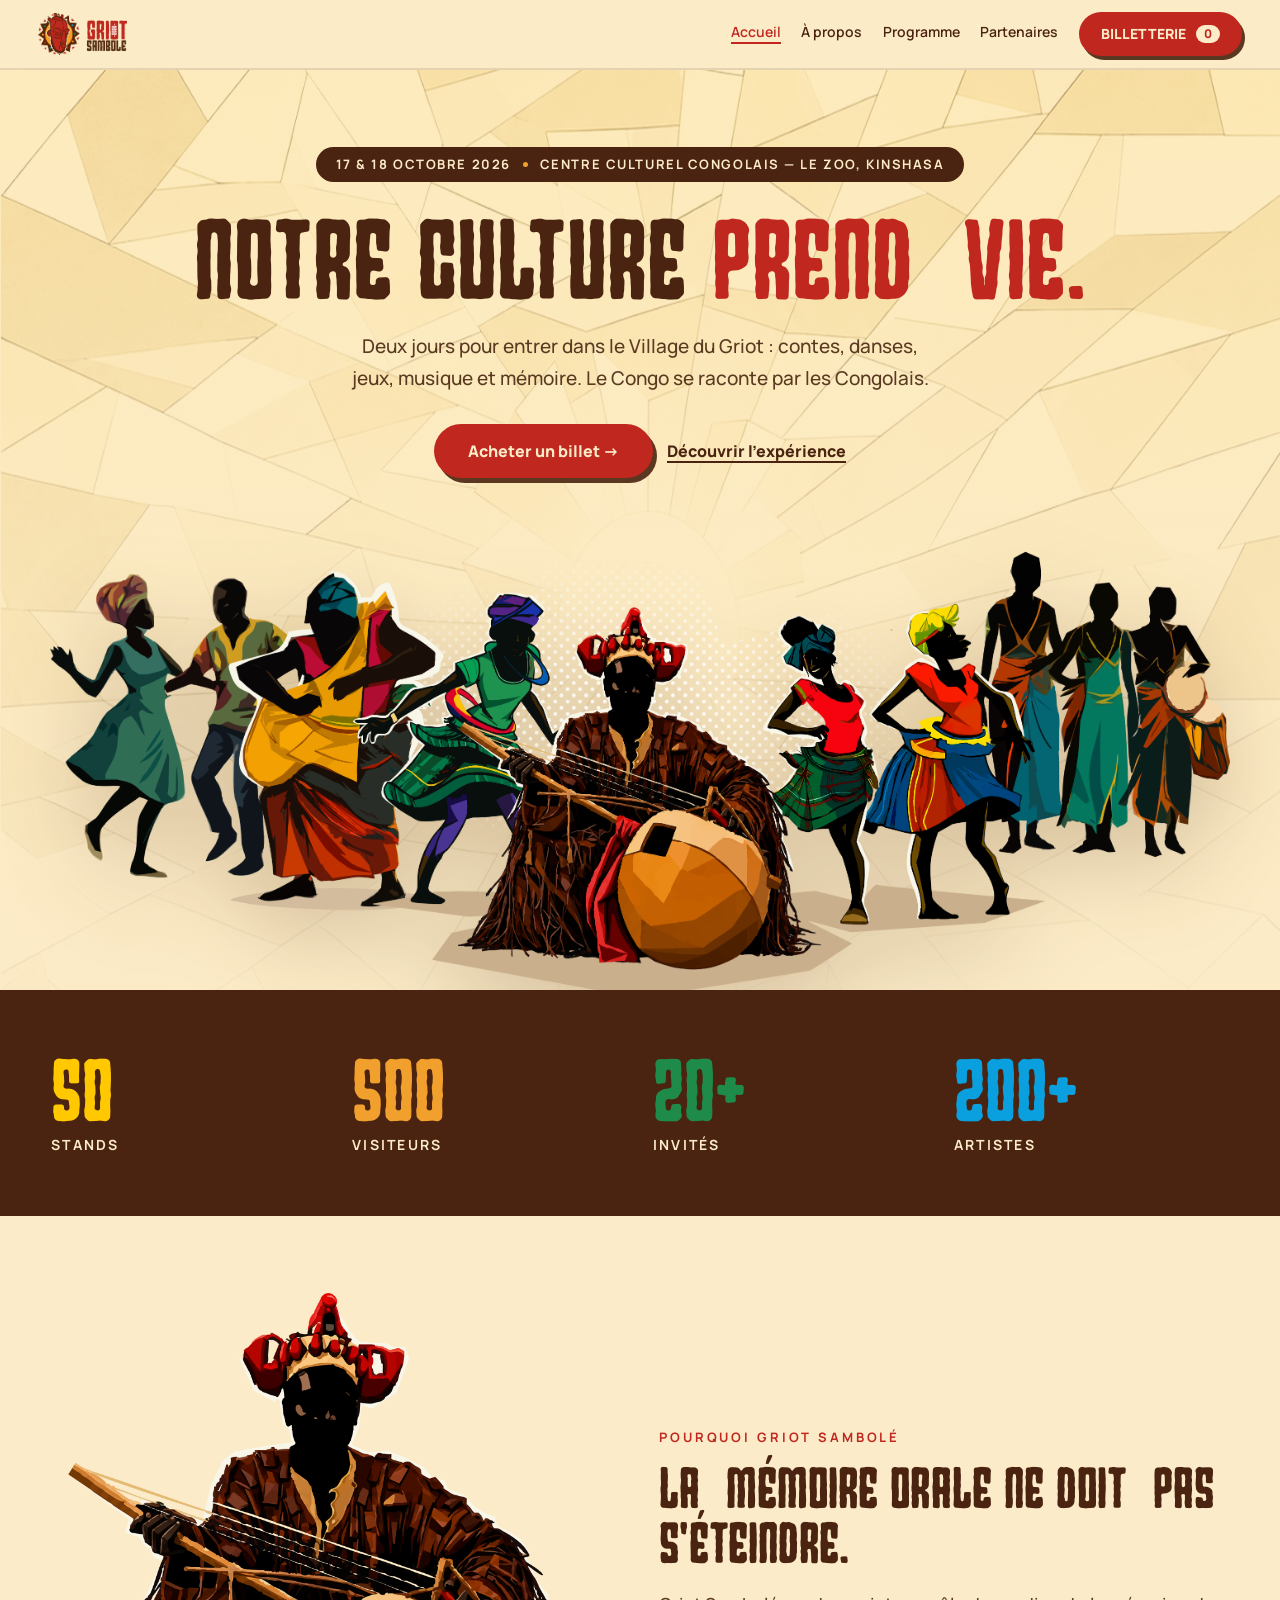
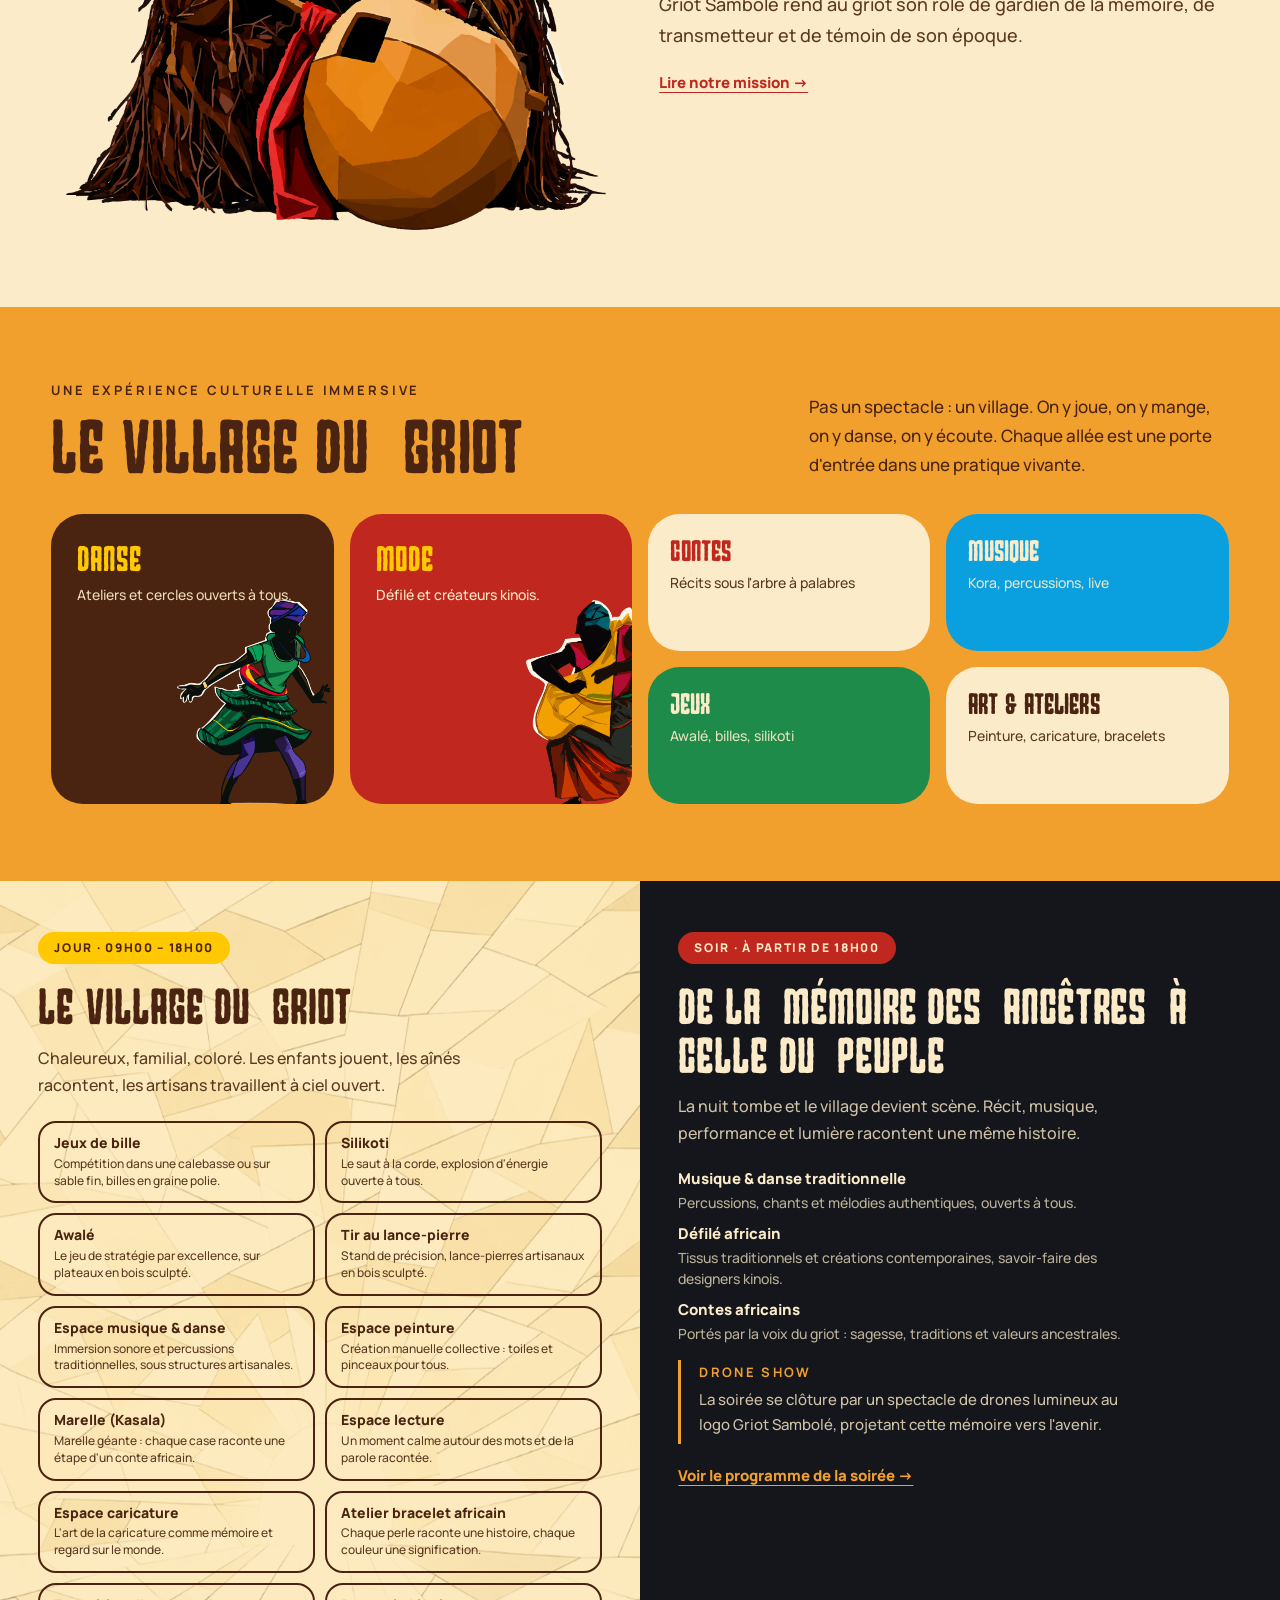
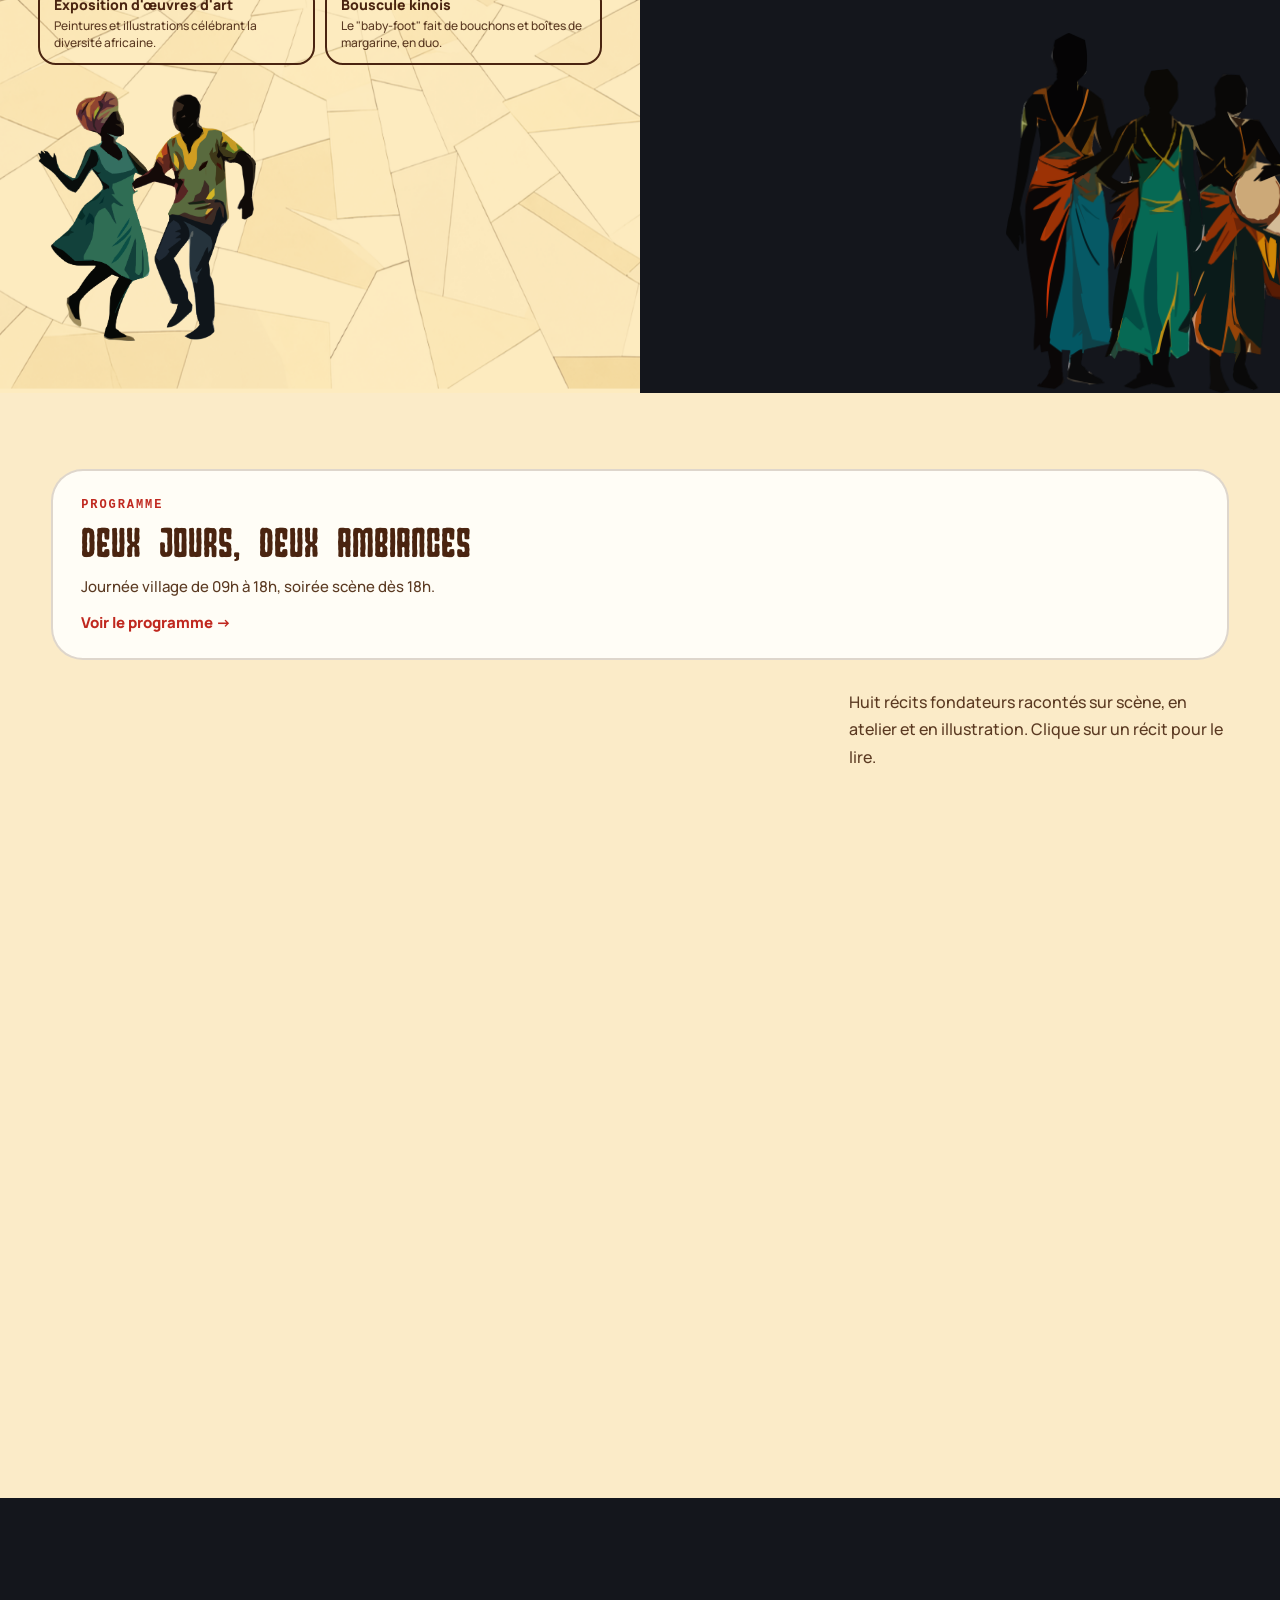
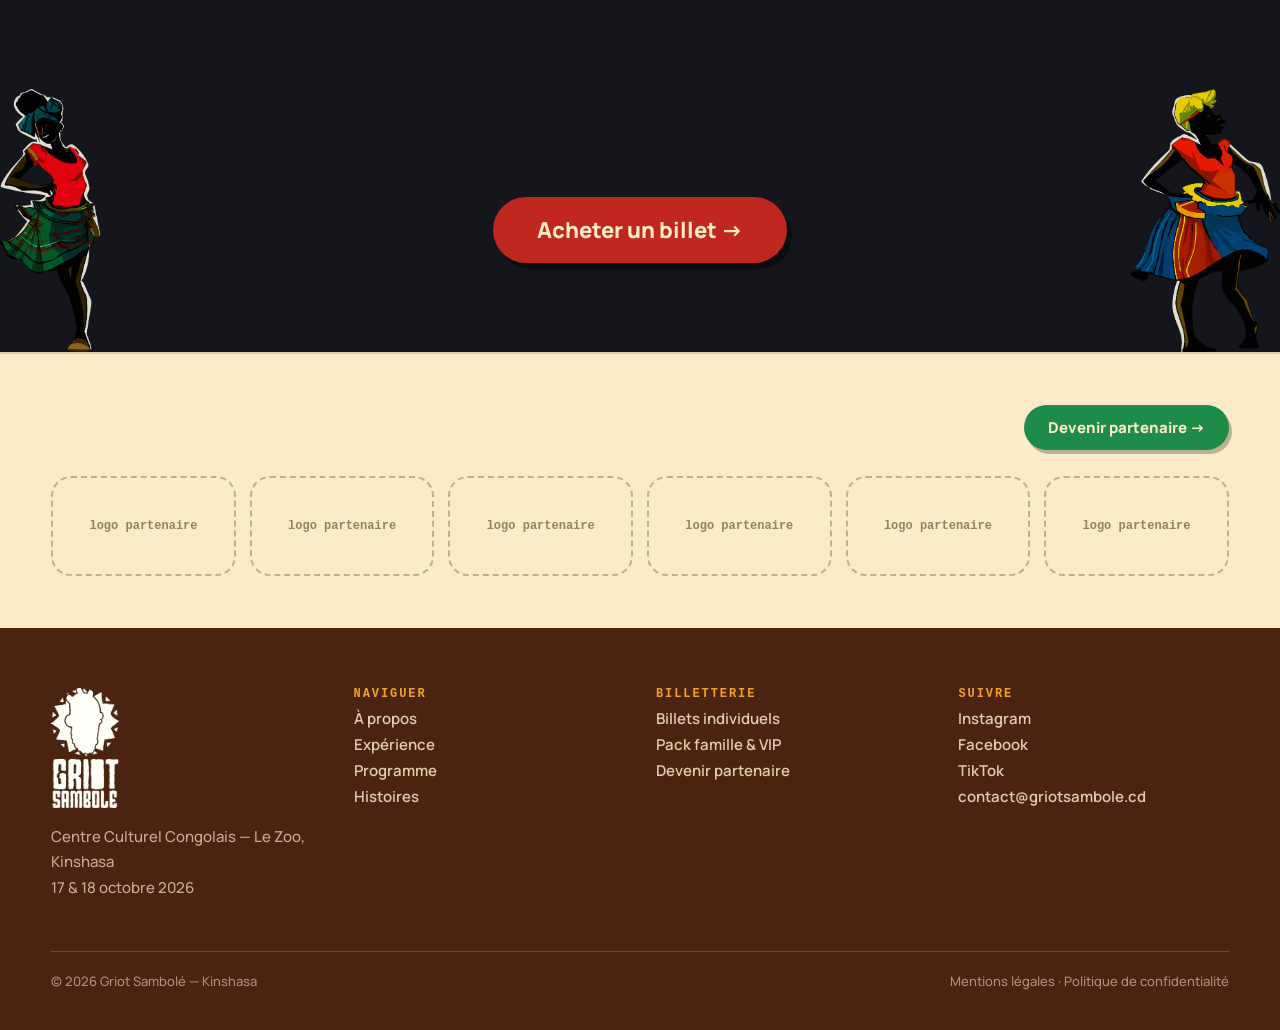
<file: index.html>
<!DOCTYPE html>
<html lang="fr">
<head>
<meta charset="utf-8">
<meta name="viewport" content="width=device-width, initial-scale=1">
<title>Griot Sambolé 2026 — Accueil</title>
<meta name="description" content="Griot Sambolé 2026 — Deux jours pour entrer dans le Village du Griot : contes, danses, jeux, musique et mémoire. 17 & 18 octobre, Centre Culturel Congolais, Kinshasa.">
<link rel="preconnect" href="https://fonts.googleapis.com">
<link rel="preconnect" href="https://fonts.gstatic.com" crossorigin>
<link href="https://fonts.googleapis.com/css2?family=Manrope:wght@400;500;600;700;800&display=swap" rel="stylesheet">
<link rel="stylesheet" href="css/style.css">
<link rel="stylesheet" href="css/accueil.css">
</head>
<body data-page="accueil">

<header class="site-header">
  <div class="site-header__bar">
    <a href="index.html" class="site-header__logo">
      <img src="assets/logo-h.png" alt="Griot Sambolé 2026">
    </a>

    <nav class="site-header__nav">
      <a href="index.html" class="nav-link" data-page-link="accueil">Accueil</a>
      <a href="apropos.html" class="nav-link" data-page-link="apropos">À propos</a>
      <a href="programme.html" class="nav-link" data-page-link="programme">Programme</a>
      <a href="partenaires.html" class="nav-link" data-page-link="partenaires">Partenaires</a>
      <a href="billetterie.html" class="site-header__cta">BILLETTERIE <span class="site-header__badge" data-cart-badge>0</span></a>
    </nav>

    <div class="site-header__mobile">
      <a href="billetterie.html" class="site-header__cta site-header__cta--sm">Billets <span class="site-header__badge" data-cart-badge>0</span></a>
      <button type="button" class="site-header__burger" aria-label="Menu" data-burger>
        <span></span><span></span><span></span>
      </button>
    </div>
  </div>

  <div class="site-header__drawer" data-drawer>
    <a href="index.html" class="drawer-link" data-page-link="accueil">Accueil</a>
    <a href="apropos.html" class="drawer-link" data-page-link="apropos">À propos</a>
    <a href="programme.html" class="drawer-link" data-page-link="programme">Programme</a>
    <a href="partenaires.html" class="drawer-link" data-page-link="partenaires">Partenaires</a>
    <a href="billetterie.html" class="drawer-cta">Prendre mon billet →</a>
    <div class="drawer-info">Centre Culturel Congolais — Le Zoo, Kinshasa — 17 &amp; 18 octobre 2026</div>
  </div>
</header>

<main>

  <!-- HERO -->
  <section class="hero">
    <img class="hero__bg" src="assets/pattern.png" alt="">
    <div class="hero__overlay"></div>
    <div class="hero__inner">
      <div class="hero__badge">
        <span>17 &amp; 18 octobre 2026</span><span class="hero__badge-dot"></span><span>Centre Culturel Congolais — Le Zoo, Kinshasa</span>
      </div>
      <h1 class="reveal">Notre culture <span>prend vie.</span></h1>
      <p class="reveal" style="transition-delay:100ms">Deux jours pour entrer dans le Village du Griot : contes, danses, jeux, musique et mémoire. Le Congo se raconte par les Congolais.</p>
      <div class="hero__ctas">
        <a href="billetterie.html" class="hero__cta-primary">Acheter un billet →</a>
        <a href="#experience" class="hero__cta-secondary">Découvrir l'expérience</a>
      </div>
    </div>
    <img class="hero__people" src="assets/people.png" alt="Danseurs et griot">
  </section>

  <!-- STATS -->
  <section class="stats">
    <div class="reveal">
      <div class="stats__num" style="color:var(--yellow)">50</div>
      <div class="stats__label">STANDS</div>
    </div>
    <div class="reveal" style="transition-delay:80ms">
      <div class="stats__num" style="color:var(--orange)">500</div>
      <div class="stats__label">VISITEURS</div>
    </div>
    <div class="reveal" style="transition-delay:160ms">
      <div class="stats__num" style="color:var(--green)">20+</div>
      <div class="stats__label">INVITÉS</div>
    </div>
    <div class="reveal" style="transition-delay:240ms">
      <div class="stats__num" style="color:var(--blue)">200+</div>
      <div class="stats__label">ARTISTES</div>
    </div>
  </section>

  <!-- MISSION -->
  <section class="mission">
    <img class="reveal" src="assets/griot.png" alt="Griot à la kora">
    <div class="reveal" style="transition-delay:100ms">
      <div class="mission__eyebrow">Pourquoi Griot Sambolé</div>
      <h2>La mémoire orale ne doit pas s'éteindre.</h2>
      <p>Griot Sambolé rend au griot son rôle de gardien de la mémoire, de transmetteur et de témoin de son époque.</p>
      <a href="apropos.html">Lire notre mission →</a>
    </div>
  </section>

  <!-- EXPÉRIENCE / LE VILLAGE DU GRIOT -->
  <section class="experience" id="experience">
    <div class="experience__head">
      <div>
        <div class="reveal experience__eyebrow">Une expérience culturelle immersive</div>
        <h2 class="reveal" style="transition-delay:60ms">Le Village du Griot</h2>
      </div>
      <p class="reveal experience__intro" style="transition-delay:120ms">Pas un spectacle : un village. On y joue, on y mange, on y danse, on y écoute. Chaque allée est une porte d'entrée dans une pratique vivante.</p>
    </div>

    <div class="experience__grid">
      <div class="reveal tile bg-brown">
        <div class="tile__title">Danse</div>
        <div class="tile__desc" style="color:#EBD9B4">Ateliers et cercles ouverts à tous.</div>
        <img class="tile__figure" src="assets/dance1.png" alt="">
      </div>
      <div class="reveal tile bg-red" style="transition-delay:80ms">
        <div class="tile__title">Mode</div>
        <div class="tile__desc" style="color:var(--cream)">Défilé et créateurs kinois.</div>
        <img class="tile__figure" src="assets/dance4.png" alt="">
      </div>
      <div class="experience__stack">
        <div class="reveal tile tile--sm bg-cream" style="transition-delay:160ms">
          <div class="tile__title" style="color:var(--red)">Contes</div>
          <div class="tile__desc" style="color:var(--brown-2)">Récits sous l'arbre à palabres</div>
        </div>
        <div class="reveal tile tile--sm bg-green" style="transition-delay:240ms">
          <div class="tile__title" style="color:var(--cream)">Jeux</div>
          <div class="tile__desc" style="color:rgba(251,235,200,.9)">Awalé, billes, silikoti</div>
        </div>
      </div>
      <div class="experience__stack">
        <div class="reveal tile tile--sm bg-blue" style="transition-delay:320ms">
          <div class="tile__title" style="color:var(--cream)">Musique</div>
          <div class="tile__desc" style="color:rgba(251,235,200,.92)">Kora, percussions, live</div>
        </div>
        <div class="reveal tile tile--sm bg-cream" style="transition-delay:400ms">
          <div class="tile__title" style="color:var(--brown)">Art &amp; ateliers</div>
          <div class="tile__desc" style="color:var(--brown-2)">Peinture, caricature, bracelets</div>
        </div>
      </div>
    </div>
  </section>

  <!-- SPLIT JOUR / SOIR -->
  <section class="split">
    <div class="split__panel">
      <img class="split__panel-bg" src="assets/pattern2.png" alt="">
      <div class="split__panel-content">
        <div class="reveal split__badge split__badge--day">JOUR · 09H00 – 18H00</div>
        <h3 class="reveal" style="transition-delay:60ms">Le Village du Griot</h3>
        <p>Chaleureux, familial, coloré. Les enfants jouent, les aînés racontent, les artisans travaillent à ciel ouvert.</p>

        <div class="activities">
          <div class="activity"><div class="activity__title">Jeux de bille</div><div class="activity__desc">Compétition dans une calebasse ou sur sable fin, billes en graine polie.</div></div>
          <div class="activity"><div class="activity__title">Silikoti</div><div class="activity__desc">Le saut à la corde, explosion d'énergie ouverte à tous.</div></div>
          <div class="activity"><div class="activity__title">Awalé</div><div class="activity__desc">Le jeu de stratégie par excellence, sur plateaux en bois sculpté.</div></div>
          <div class="activity"><div class="activity__title">Tir au lance-pierre</div><div class="activity__desc">Stand de précision, lance-pierres artisanaux en bois sculpté.</div></div>
          <div class="activity"><div class="activity__title">Espace musique &amp; danse</div><div class="activity__desc">Immersion sonore et percussions traditionnelles, sous structures artisanales.</div></div>
          <div class="activity"><div class="activity__title">Espace peinture</div><div class="activity__desc">Création manuelle collective : toiles et pinceaux pour tous.</div></div>
          <div class="activity"><div class="activity__title">Marelle (Kasala)</div><div class="activity__desc">Marelle géante : chaque case raconte une étape d'un conte africain.</div></div>
          <div class="activity"><div class="activity__title">Espace lecture</div><div class="activity__desc">Un moment calme autour des mots et de la parole racontée.</div></div>
          <div class="activity"><div class="activity__title">Espace caricature</div><div class="activity__desc">L'art de la caricature comme mémoire et regard sur le monde.</div></div>
          <div class="activity"><div class="activity__title">Atelier bracelet africain</div><div class="activity__desc">Chaque perle raconte une histoire, chaque couleur une signification.</div></div>
          <div class="activity"><div class="activity__title">Exposition d'œuvres d'art</div><div class="activity__desc">Peintures et illustrations célébrant la diversité africaine.</div></div>
          <div class="activity"><div class="activity__title">Bouscule kinois</div><div class="activity__desc">Le "baby-foot" fait de bouchons et boîtes de margarine, en duo.</div></div>
        </div>

        <img class="split__figure" src="assets/dance5.png" alt="">
      </div>
    </div>

    <div class="split split--night">
      <img class="split__bg-figure" src="assets/dance6.png" alt="">
      <div class="split__panel-content">
        <div class="reveal split__badge split__badge--night">SOIR · À PARTIR DE 18H00</div>
        <h3 class="reveal" style="transition-delay:60ms">De la mémoire des ancêtres à celle du peuple</h3>
        <p>La nuit tombe et le village devient scène. Récit, musique, performance et lumière racontent une même histoire.</p>

        <div class="night-list">
          <div><div class="night-list__title">Musique &amp; danse traditionnelle</div><div class="night-list__desc">Percussions, chants et mélodies authentiques, ouverts à tous.</div></div>
          <div><div class="night-list__title">Défilé africain</div><div class="night-list__desc">Tissus traditionnels et créations contemporaines, savoir-faire des designers kinois.</div></div>
          <div><div class="night-list__title">Contes africains</div><div class="night-list__desc">Portés par la voix du griot : sagesse, traditions et valeurs ancestrales.</div></div>
        </div>

        <div class="night-block night-block--accent">
          <div class="night-block__title">DRONE SHOW</div>
          <div class="night-block__desc">La soirée se clôture par un spectacle de drones lumineux au logo Griot Sambolé, projetant cette mémoire vers l'avenir.</div>
        </div>

        <a href="programme.html">Voir le programme de la soirée →</a>
      </div>
    </div>
  </section>

  <div style="padding:clamp(40px,6vw,88px) clamp(16px,4vw,64px)">
    <a href="programme.html" class="programme-teaser">
      <div class="programme-teaser__label">PROGRAMME</div>
      <div class="programme-teaser__title">Deux jours, deux ambiances</div>
      <div class="programme-teaser__desc">Journée village de 09h à 18h, soirée scène dès 18h.</div>
      <div class="programme-teaser__cta">Voir le programme →</div>
    </a>

    <!-- HISTOIRES -->
    <section id="histoires" class="stories-section" style="padding:0">
      <div class="stories-head">
        <div class="reveal">
          <div class="stories-head__eyebrow">Les histoires</div>
          <h2>Le carnet de récits</h2>
        </div>
        <p>Huit récits fondateurs racontés sur scène, en atelier et en illustration. Clique sur un récit pour le lire.</p>
      </div>

      <div class="stories-grid">
        <button type="button" class="reveal story-card bg-brown" data-story-card="0"
          data-num="RÉCIT 01" data-title="Le Chant d'Oiseau" data-meta="Illustré · conté en soirée"
          data-text="Un quartier de Kinshasa porte le nom d'un oiseau dont le chant guidait les voyageurs à travers la colline. Le récit raconte comment un son devient repère, puis nom de lieu, puis mémoire commune. Il ouvre la soirée du Jour 1.">
          <div class="story-card__num">RÉCIT 01</div>
          <div><div class="story-card__title">Le Chant d'Oiseau</div><div class="story-card__meta">Illustré · conté en soirée</div><div class="story-card__cta" data-story-cta>Lire le conte →</div></div>
        </button>

        <button type="button" class="reveal story-card bg-red" style="transition-delay:80ms" data-story-card="1"
          data-num="RÉCIT 02" data-title="La Légende du Roi Léopard" data-meta="Illustré · atelier enfants"
          data-text="Le léopard, gardien de l'autorité et de la justice coutumière, apprend que la force sans mesure isole. Une fable sur le pouvoir, adaptée en atelier pour les enfants.">
          <div class="story-card__num">RÉCIT 02</div>
          <div><div class="story-card__title">La Légende du Roi Léopard</div><div class="story-card__meta">Illustré · atelier enfants</div><div class="story-card__cta" data-story-cta>Lire le conte →</div></div>
        </button>

        <button type="button" class="reveal story-card bg-green" style="transition-delay:160ms" data-story-card="2"
          data-num="RÉCIT 03" data-title="Le Miracle de Ténéle" data-meta="Conté en soirée"
          data-text="Une histoire de guérison et de solidarité villageoise, portée par le chant et la percussion : ce que la communauté répare ensemble.">
          <div class="story-card__num">RÉCIT 03</div>
          <div><div class="story-card__title">Le Miracle de Ténéle</div><div class="story-card__meta">Conté en soirée</div><div class="story-card__cta" data-story-cta>Lire le conte →</div></div>
        </button>

        <button type="button" class="reveal story-card bg-blue" style="transition-delay:240ms" data-story-card="3"
          data-num="RÉCIT 04" data-title="Le Mythe du Lac Mukamba" data-meta="Illustré"
          data-text="Aux origines du lac : l'eau, la mémoire et les esprits qui veillent sur les rives. Un récit sur le respect dû aux lieux.">
          <div class="story-card__num">RÉCIT 04</div>
          <div><div class="story-card__title">Le Mythe du Lac Mukamba</div><div class="story-card__meta">Illustré</div><div class="story-card__cta" data-story-cta>Lire le conte →</div></div>
        </button>

        <button type="button" class="reveal story-card bg-brown" data-story-card="4"
          data-num="RÉCIT 05" data-title="Nzinga Kuvu" data-meta="Récit historique"
          data-text="Figure fondatrice, entre histoire documentée et transmission orale — comment un nom traverse les siècles.">
          <div class="story-card__num">RÉCIT 05</div>
          <div><div class="story-card__title">Nzinga Kuvu</div><div class="story-card__meta">Récit historique</div><div class="story-card__cta" data-story-cta>Lire le conte →</div></div>
        </button>

        <button type="button" class="reveal story-card bg-blue" style="transition-delay:80ms" data-story-card="5"
          data-num="RÉCIT 06" data-title="Mami Wata" data-meta="Conté en soirée"
          data-text="La figure de l'eau, entre séduction, richesse et avertissement. L'un des récits les plus répandus du continent.">
          <div class="story-card__num">RÉCIT 06</div>
          <div><div class="story-card__title">Mami Wata</div><div class="story-card__meta">Conté en soirée</div><div class="story-card__cta" data-story-cta>Lire le conte →</div></div>
        </button>

        <button type="button" class="reveal story-card bg-red" style="transition-delay:160ms" data-story-card="6"
          data-num="RÉCIT 07" data-title="Le chef coutumier Katanga" data-meta="Récit historique"
          data-text="Autorité coutumière, terre et mémoire d'une région : ce que le pouvoir traditionnel garde et ce qu'il transmet.">
          <div class="story-card__num">RÉCIT 07</div>
          <div><div class="story-card__title">Le chef coutumier Katanga</div><div class="story-card__meta">Récit historique</div><div class="story-card__cta" data-story-cta>Lire le conte →</div></div>
        </button>

        <button type="button" class="reveal story-card bg-green" style="transition-delay:240ms" data-story-card="7"
          data-num="RÉCIT 08" data-title="Sundiata Keita" data-meta="Épopée mandingue"
          data-text="L'épopée fondatrice portée par les griots depuis des siècles — le récit qui définit le métier même de griot.">
          <div class="story-card__num">RÉCIT 08</div>
          <div><div class="story-card__title">Sundiata Keita</div><div class="story-card__meta">Épopée mandingue</div><div class="story-card__cta" data-story-cta>Lire le conte →</div></div>
        </button>
      </div>

      <div class="story-detail" data-story-detail>
        <div class="story-detail__head">
          <div>
            <div class="story-detail__num" data-story-num></div>
            <div class="story-detail__title" data-story-title></div>
          </div>
          <button type="button" class="story-detail__close" data-story-close>Fermer ✕</button>
        </div>
        <p class="story-detail__text" data-story-text></p>
        <div class="story-detail__meta" data-story-meta></div>
      </div>
    </section>
  </div>

  <!-- BANDEAU CTA -->
  <section class="cta-band">
    <img class="cta-band__left" src="assets/dance2.png" alt="">
    <img class="cta-band__right" src="assets/dance3.png" alt="">
    <div class="cta-band__inner">
      <div class="reveal cta-band__headline">Une culture se transmet.<br><span style="color:var(--orange)">Une mémoire se protège.</span><br><span style="color:var(--red)">Une histoire se raconte.</span></div>
      <a href="billetterie.html" class="cta-band__cta">Acheter un billet →</a>
    </div>
  </section>

  <!-- PARTENAIRES -->
  <section class="partners">
    <div class="partners__head">
      <h2 class="reveal">Ils font vivre le village</h2>
      <a href="partenaires.html" class="partners__cta">Devenir partenaire →</a>
    </div>
    <div class="partners__grid">
      <div class="partners__slot">logo partenaire</div>
      <div class="partners__slot">logo partenaire</div>
      <div class="partners__slot">logo partenaire</div>
      <div class="partners__slot">logo partenaire</div>
      <div class="partners__slot">logo partenaire</div>
      <div class="partners__slot">logo partenaire</div>
    </div>
  </section>

</main>

<footer class="site-footer">
  <div class="site-footer__grid">
    <div class="site-footer__brand">
      <img src="assets/logo-v.png" alt="Griot Sambolé 2026">
      <p>Centre Culturel Congolais — Le Zoo, Kinshasa<br>17 &amp; 18 octobre 2026</p>
    </div>
    <div class="site-footer__col">
      <div class="site-footer__col-title">NAVIGUER</div>
      <a href="apropos.html">À propos</a>
      <a href="index.html#experience">Expérience</a>
      <a href="programme.html">Programme</a>
      <a href="index.html#histoires">Histoires</a>
    </div>
    <div class="site-footer__col">
      <div class="site-footer__col-title">BILLETTERIE</div>
      <a href="billetterie.html">Billets individuels</a>
      <a href="billetterie.html">Pack famille &amp; VIP</a>
      <a href="partenaires.html">Devenir partenaire</a>
    </div>
    <div class="site-footer__col">
      <div class="site-footer__col-title">SUIVRE</div>
      <span>Instagram</span><span>Facebook</span><span>TikTok</span><span>contact@griotsambole.cd</span>
    </div>
  </div>
  <div class="site-footer__bottom">
    <span>© 2026 Griot Sambolé — Kinshasa</span><span>Mentions légales · Politique de confidentialité</span>
  </div>
</footer>

<script src="js/cart.js"></script>
<script src="js/site.js"></script>
<script src="js/accueil.js"></script>
</body>
</html>
</file>
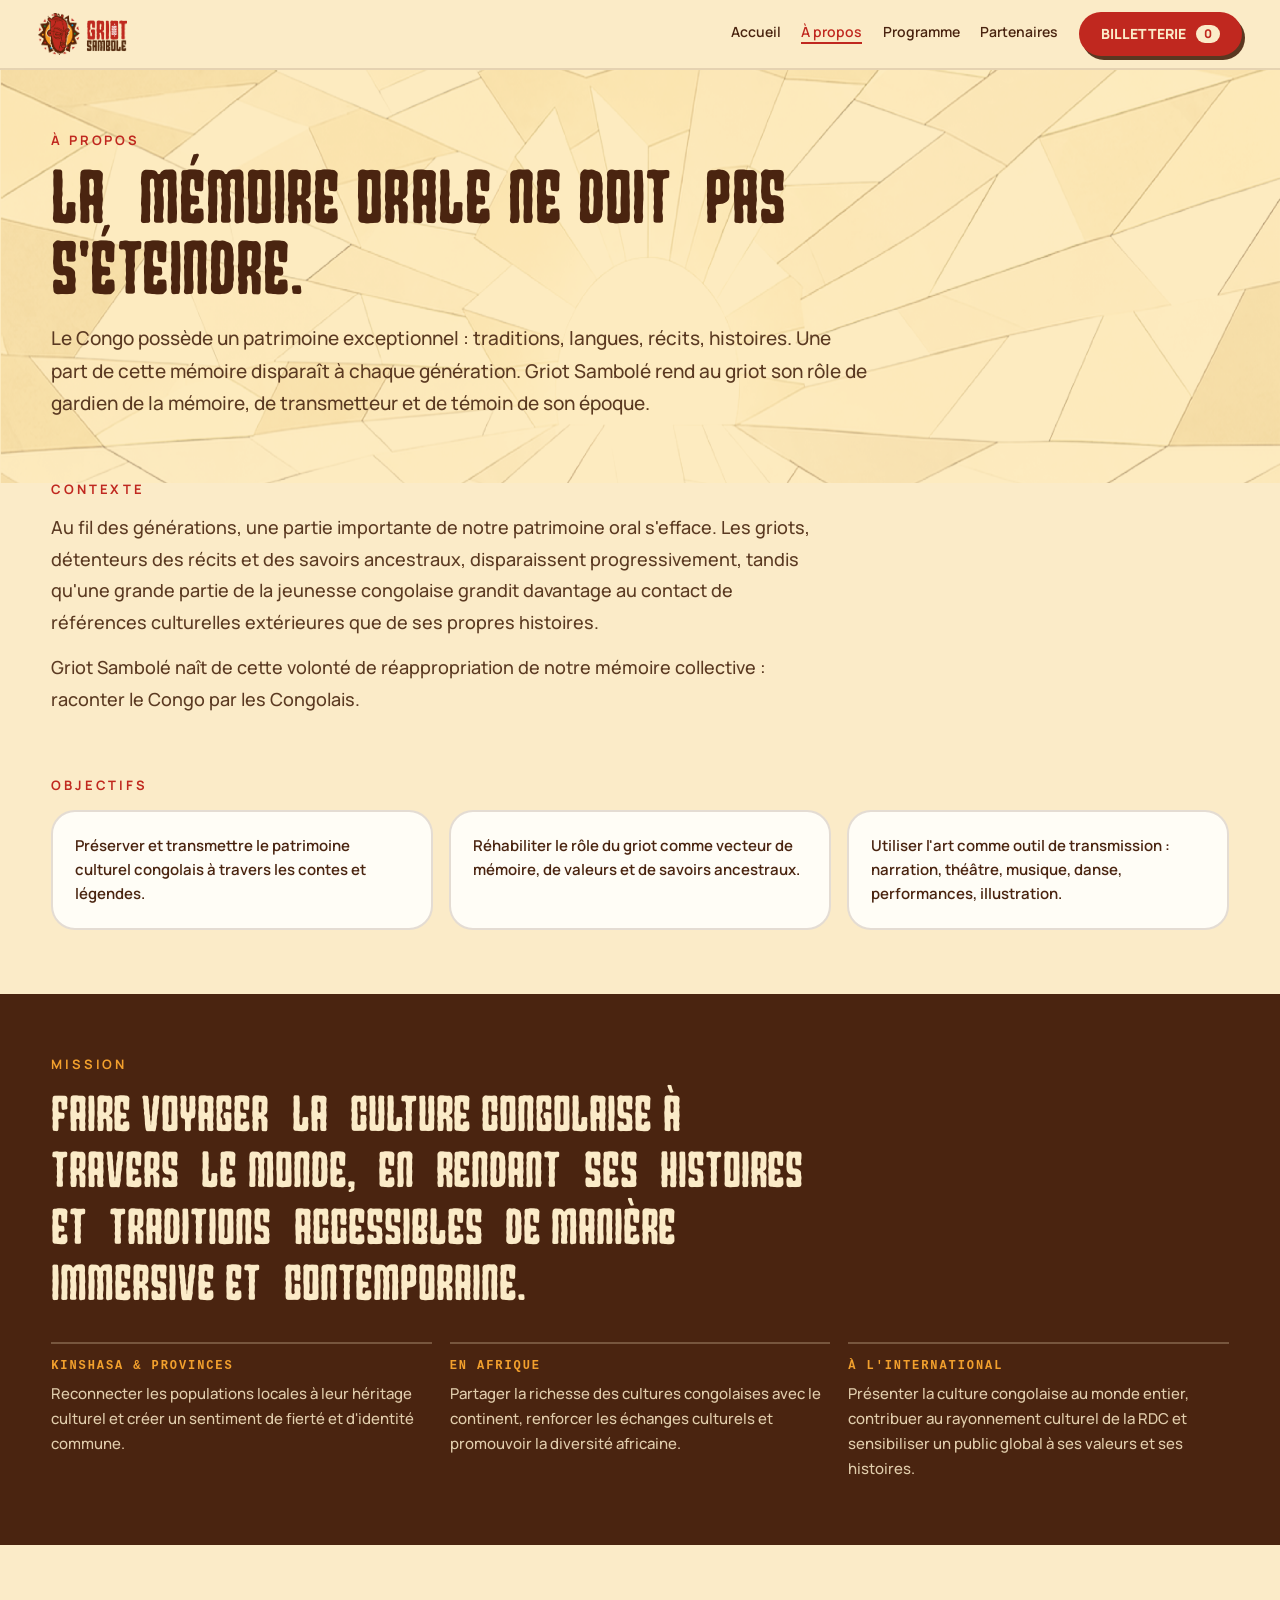
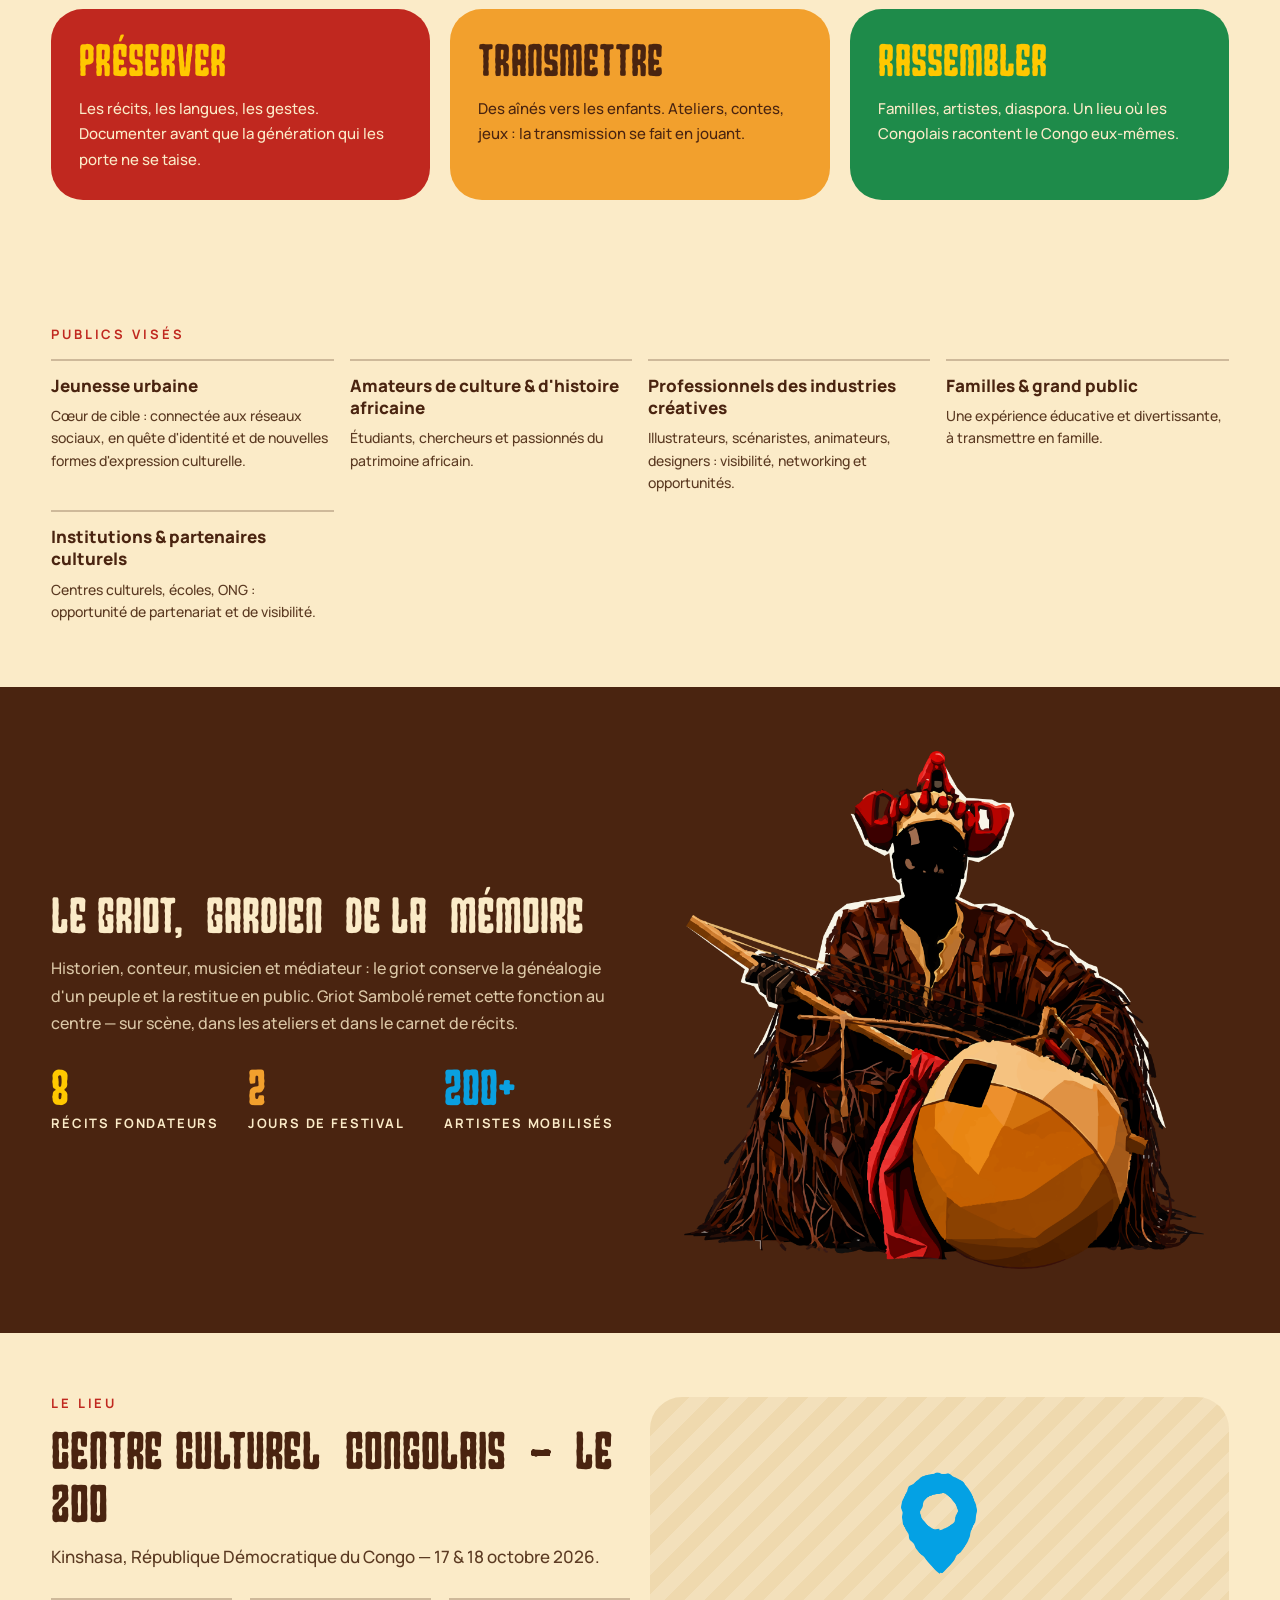
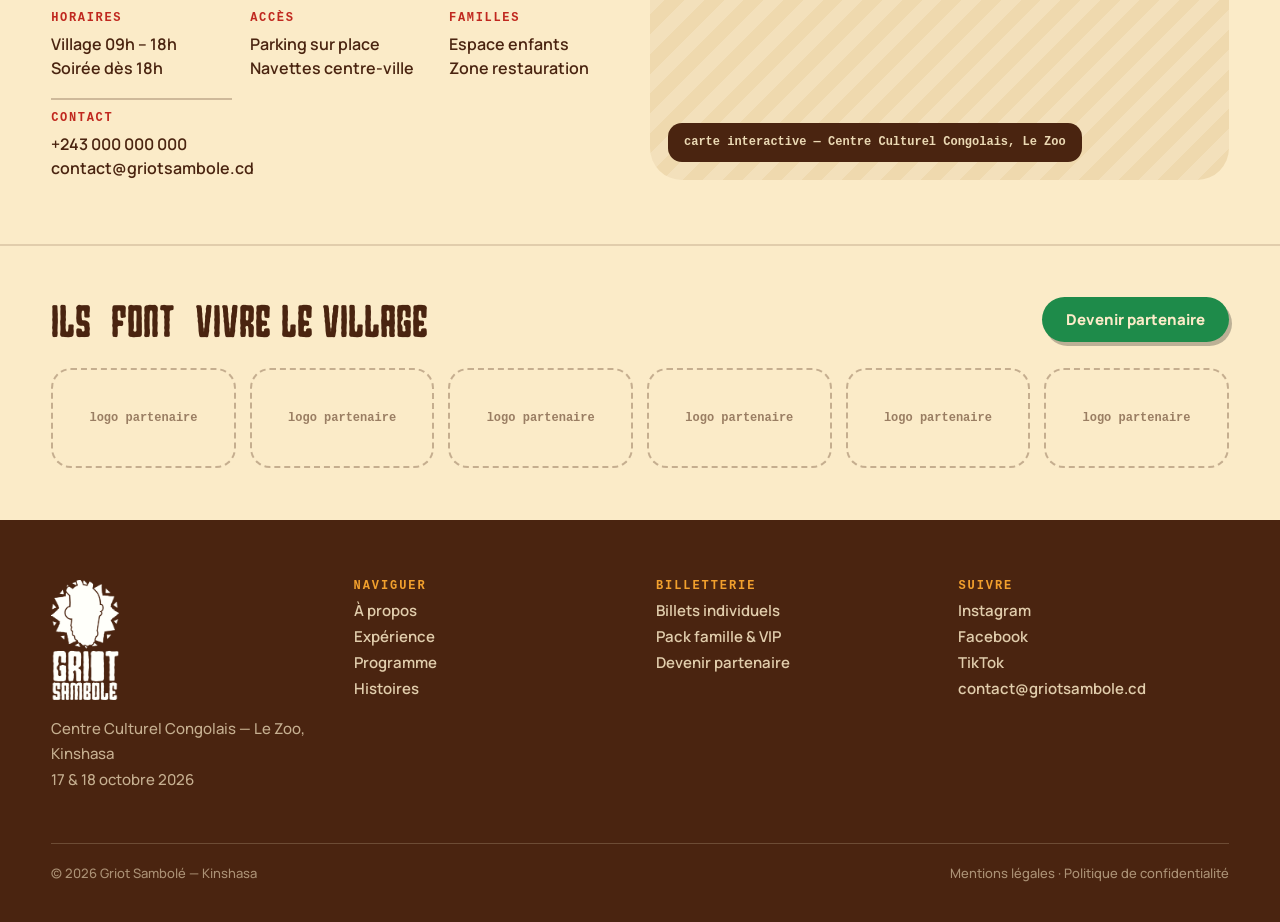
<file: apropos.html>
<!DOCTYPE html>
<html lang="fr">
<head>
<meta charset="utf-8">
<meta name="viewport" content="width=device-width, initial-scale=1">
<title>Griot Sambolé 2026 — À propos</title>
<meta name="description" content="Griot Sambolé rend au griot son rôle de gardien de la mémoire, de transmetteur et de témoin de son époque. Découvrez le contexte, les objectifs et la mission du festival.">
<link rel="preconnect" href="https://fonts.googleapis.com">
<link rel="preconnect" href="https://fonts.gstatic.com" crossorigin>
<link href="https://fonts.googleapis.com/css2?family=Manrope:wght@400;500;600;700;800&display=swap" rel="stylesheet">
<link rel="stylesheet" href="css/style.css">
<link rel="stylesheet" href="css/apropos.css">
</head>
<body data-page="apropos">

<header class="site-header">
  <div class="site-header__bar">
    <a href="index.html" class="site-header__logo">
      <img src="assets/logo-h.png" alt="Griot Sambolé 2026">
    </a>

    <nav class="site-header__nav">
      <a href="index.html" class="nav-link" data-page-link="accueil">Accueil</a>
      <a href="apropos.html" class="nav-link" data-page-link="apropos">À propos</a>
      <a href="programme.html" class="nav-link" data-page-link="programme">Programme</a>
      <a href="partenaires.html" class="nav-link" data-page-link="partenaires">Partenaires</a>
      <a href="billetterie.html" class="site-header__cta">BILLETTERIE <span class="site-header__badge" data-cart-badge>0</span></a>
    </nav>

    <div class="site-header__mobile">
      <a href="billetterie.html" class="site-header__cta site-header__cta--sm">Billets <span class="site-header__badge" data-cart-badge>0</span></a>
      <button type="button" class="site-header__burger" aria-label="Menu" data-burger>
        <span></span><span></span><span></span>
      </button>
    </div>
  </div>

  <div class="site-header__drawer" data-drawer>
    <a href="index.html" class="drawer-link" data-page-link="accueil">Accueil</a>
    <a href="apropos.html" class="drawer-link" data-page-link="apropos">À propos</a>
    <a href="programme.html" class="drawer-link" data-page-link="programme">Programme</a>
    <a href="partenaires.html" class="drawer-link" data-page-link="partenaires">Partenaires</a>
    <a href="billetterie.html" class="drawer-cta">Prendre mon billet →</a>
    <div class="drawer-info">Centre Culturel Congolais — Le Zoo, Kinshasa — 17 &amp; 18 octobre 2026</div>
  </div>
</header>

<main>

  <!-- HERO -->
  <section class="ap-hero">
    <img class="ap-hero__bg" src="assets/pattern2.png" alt="">
    <div class="ap-hero__inner">
      <div class="eyebrow">À propos</div>
      <h1 class="reveal">La mémoire orale ne doit pas s'éteindre.</h1>
      <p class="reveal" style="transition-delay:100ms">Le Congo possède un patrimoine exceptionnel : traditions, langues, récits, histoires. Une part de cette mémoire disparaît à chaque génération. Griot Sambolé rend au griot son rôle de gardien de la mémoire, de transmetteur et de témoin de son époque.</p>
    </div>
  </section>

  <!-- CONTEXTE -->
  <section class="ap-section">
    <div class="eyebrow">Contexte</div>
    <p class="reveal">Au fil des générations, une partie importante de notre patrimoine oral s'efface. Les griots, détenteurs des récits et des savoirs ancestraux, disparaissent progressivement, tandis qu'une grande partie de la jeunesse congolaise grandit davantage au contact de références culturelles extérieures que de ses propres histoires.</p>
    <p>Griot Sambolé naît de cette volonté de réappropriation de notre mémoire collective : raconter le Congo par les Congolais.</p>
  </section>

  <!-- OBJECTIFS -->
  <section class="ap-section">
    <div class="eyebrow">Objectifs</div>
    <div class="ap-cards">
      <div class="reveal ap-card"><p>Préserver et transmettre le patrimoine culturel congolais à travers les contes et légendes.</p></div>
      <div class="reveal ap-card" style="transition-delay:80ms"><p>Réhabiliter le rôle du griot comme vecteur de mémoire, de valeurs et de savoirs ancestraux.</p></div>
      <div class="reveal ap-card" style="transition-delay:160ms"><p>Utiliser l'art comme outil de transmission : narration, théâtre, musique, danse, performances, illustration.</p></div>
    </div>
  </section>

  <!-- MISSION -->
  <section class="ap-mission">
    <div class="eyebrow">Mission</div>
    <h2>Faire voyager la culture congolaise à travers le monde, en rendant ses histoires et traditions accessibles de manière immersive et contemporaine.</h2>
    <div class="ap-mission-grid">
      <div class="reveal ap-mission-item">
        <div class="ap-mission-item__label">KINSHASA &amp; PROVINCES</div>
        <p>Reconnecter les populations locales à leur héritage culturel et créer un sentiment de fierté et d'identité commune.</p>
      </div>
      <div class="reveal ap-mission-item" style="transition-delay:80ms">
        <div class="ap-mission-item__label">EN AFRIQUE</div>
        <p>Partager la richesse des cultures congolaises avec le continent, renforcer les échanges culturels et promouvoir la diversité africaine.</p>
      </div>
      <div class="reveal ap-mission-item" style="transition-delay:160ms">
        <div class="ap-mission-item__label">À L'INTERNATIONAL</div>
        <p>Présenter la culture congolaise au monde entier, contribuer au rayonnement culturel de la RDC et sensibiliser un public global à ses valeurs et ses histoires.</p>
      </div>
    </div>
  </section>

  <!-- TRIO PRÉSERVER / TRANSMETTRE / RASSEMBLER -->
  <section class="ap-trio">
    <div class="reveal ap-trio-card bg-red" style="color:var(--cream)">
      <div class="ap-trio-card__title" style="color:var(--yellow)">Préserver</div>
      <p>Les récits, les langues, les gestes. Documenter avant que la génération qui les porte ne se taise.</p>
    </div>
    <div class="reveal ap-trio-card bg-orange" style="transition-delay:80ms">
      <div class="ap-trio-card__title" style="color:var(--brown)">Transmettre</div>
      <p style="color:var(--brown)">Des aînés vers les enfants. Ateliers, contes, jeux : la transmission se fait en jouant.</p>
    </div>
    <div class="reveal ap-trio-card bg-green" style="transition-delay:160ms; color:var(--cream)">
      <div class="ap-trio-card__title" style="color:var(--yellow)">Rassembler</div>
      <p>Familles, artistes, diaspora. Un lieu où les Congolais racontent le Congo eux-mêmes.</p>
    </div>
  </section>

  <!-- PUBLICS VISÉS -->
  <section class="ap-publics">
    <div class="eyebrow">Publics visés</div>
    <div class="ap-publics-grid">
      <div class="reveal ap-publics-item">
        <div class="ap-publics-item__title">Jeunesse urbaine</div>
        <p>Cœur de cible : connectée aux réseaux sociaux, en quête d'identité et de nouvelles formes d'expression culturelle.</p>
      </div>
      <div class="reveal ap-publics-item" style="transition-delay:80ms">
        <div class="ap-publics-item__title">Amateurs de culture &amp; d'histoire africaine</div>
        <p>Étudiants, chercheurs et passionnés du patrimoine africain.</p>
      </div>
      <div class="reveal ap-publics-item" style="transition-delay:160ms">
        <div class="ap-publics-item__title">Professionnels des industries créatives</div>
        <p>Illustrateurs, scénaristes, animateurs, designers : visibilité, networking et opportunités.</p>
      </div>
      <div class="reveal ap-publics-item" style="transition-delay:240ms">
        <div class="ap-publics-item__title">Familles &amp; grand public</div>
        <p>Une expérience éducative et divertissante, à transmettre en famille.</p>
      </div>
      <div class="reveal ap-publics-item" style="transition-delay:320ms">
        <div class="ap-publics-item__title">Institutions &amp; partenaires culturels</div>
        <p>Centres culturels, écoles, ONG : opportunité de partenariat et de visibilité.</p>
      </div>
    </div>
  </section>

  <!-- LE GRIOT -->
  <section class="ap-griot">
    <div>
      <h2>Le griot, gardien de la mémoire</h2>
      <p>Historien, conteur, musicien et médiateur : le griot conserve la généalogie d'un peuple et la restitue en public. Griot Sambolé remet cette fonction au centre — sur scène, dans les ateliers et dans le carnet de récits.</p>
      <div class="ap-griot-stats">
        <div><div class="ap-griot-stats__num" style="color:var(--yellow)">8</div><div class="ap-griot-stats__label">RÉCITS FONDATEURS</div></div>
        <div><div class="ap-griot-stats__num" style="color:var(--orange)">2</div><div class="ap-griot-stats__label">JOURS DE FESTIVAL</div></div>
        <div><div class="ap-griot-stats__num" style="color:var(--blue)">200+</div><div class="ap-griot-stats__label">ARTISTES MOBILISÉS</div></div>
      </div>
    </div>
    <img src="assets/griot.png" alt="Griot à la kora">
  </section>

  <!-- LE LIEU -->
  <section class="ap-venue">
    <div>
      <div class="eyebrow">Le lieu</div>
      <h2>Centre Culturel Congolais — Le Zoo</h2>
      <p>Kinshasa, République Démocratique du Congo — 17 &amp; 18 octobre 2026.</p>
      <div class="ap-venue-grid">
        <div class="ap-venue-item"><div class="ap-venue-item__label">HORAIRES</div><div class="ap-venue-item__value">Village 09h – 18h<br>Soirée dès 18h</div></div>
        <div class="ap-venue-item"><div class="ap-venue-item__label">ACCÈS</div><div class="ap-venue-item__value">Parking sur place<br>Navettes centre-ville</div></div>
        <div class="ap-venue-item"><div class="ap-venue-item__label">FAMILLES</div><div class="ap-venue-item__value">Espace enfants<br>Zone restauration</div></div>
        <div class="ap-venue-item"><div class="ap-venue-item__label">CONTACT</div><div class="ap-venue-item__value">+243 000 000 000<br>contact@griotsambole.cd</div></div>
      </div>
    </div>
    <div class="ap-map">
      <img class="ap-map__pin" src="assets/pin.png" alt="Centre Culturel Congolais">
      <div class="ap-map__label">carte interactive — Centre Culturel Congolais, Le Zoo</div>
    </div>
  </section>

  <!-- PARTENAIRES -->
  <section class="partners">
    <div class="partners__head">
      <h2 class="reveal">Ils font vivre le village</h2>
      <a href="partenaires.html" class="partners__cta">Devenir partenaire</a>
    </div>
    <div class="partners__grid">
      <div class="partners__slot">logo partenaire</div>
      <div class="partners__slot">logo partenaire</div>
      <div class="partners__slot">logo partenaire</div>
      <div class="partners__slot">logo partenaire</div>
      <div class="partners__slot">logo partenaire</div>
      <div class="partners__slot">logo partenaire</div>
    </div>
  </section>

</main>

<footer class="site-footer">
  <div class="site-footer__grid">
    <div class="site-footer__brand">
      <img src="assets/logo-v.png" alt="Griot Sambolé 2026">
      <p>Centre Culturel Congolais — Le Zoo, Kinshasa<br>17 &amp; 18 octobre 2026</p>
    </div>
    <div class="site-footer__col">
      <div class="site-footer__col-title">NAVIGUER</div>
      <a href="apropos.html">À propos</a>
      <a href="index.html#experience">Expérience</a>
      <a href="programme.html">Programme</a>
      <a href="index.html#histoires">Histoires</a>
    </div>
    <div class="site-footer__col">
      <div class="site-footer__col-title">BILLETTERIE</div>
      <a href="billetterie.html">Billets individuels</a>
      <a href="billetterie.html">Pack famille &amp; VIP</a>
      <a href="partenaires.html">Devenir partenaire</a>
    </div>
    <div class="site-footer__col">
      <div class="site-footer__col-title">SUIVRE</div>
      <span>Instagram</span><span>Facebook</span><span>TikTok</span><span>contact@griotsambole.cd</span>
    </div>
  </div>
  <div class="site-footer__bottom">
    <span>© 2026 Griot Sambolé — Kinshasa</span><span>Mentions légales · Politique de confidentialité</span>
  </div>
</footer>

<script src="js/cart.js"></script>
<script src="js/site.js"></script>
</body>
</html>
</file>
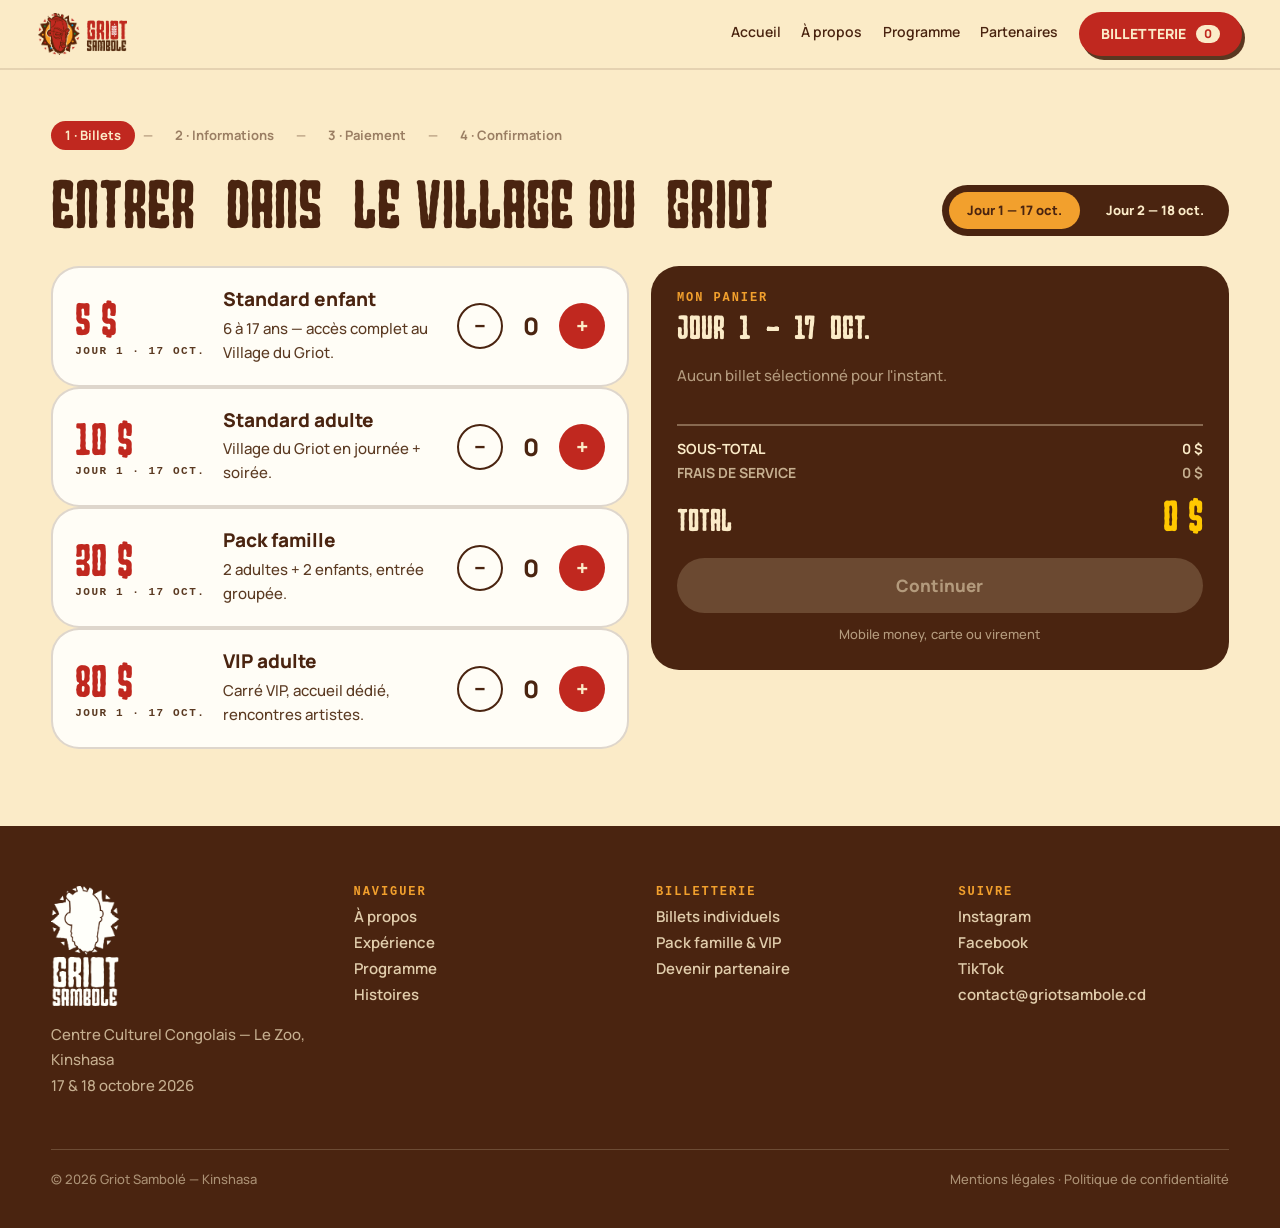
<file: billetterie.html>
<!DOCTYPE html>
<html lang="fr">
<head>
<meta charset="utf-8">
<meta name="viewport" content="width=device-width, initial-scale=1">
<title>Billetterie — Griot Sambolé 2026</title>
<meta name="description" content="Achetez vos billets pour le Village du Griot — Griot Sambolé 2026, les 17 et 18 octobre au Centre Culturel Congolais, Kinshasa.">
<link rel="preconnect" href="https://fonts.googleapis.com">
<link rel="preconnect" href="https://fonts.gstatic.com" crossorigin>
<link href="https://fonts.googleapis.com/css2?family=Manrope:wght@400;500;600;700;800&display=swap" rel="stylesheet">
<link rel="stylesheet" href="css/style.css">
<link rel="stylesheet" href="css/billetterie.css">
</head>
<body data-page="billetterie">

<header class="site-header">
  <div class="site-header__bar">
    <a href="index.html" class="site-header__logo">
      <img src="assets/logo-h.png" alt="Griot Sambolé 2026">
    </a>

    <nav class="site-header__nav">
      <a href="index.html" class="nav-link" data-page-link="accueil">Accueil</a>
      <a href="apropos.html" class="nav-link" data-page-link="apropos">À propos</a>
      <a href="programme.html" class="nav-link" data-page-link="programme">Programme</a>
      <a href="partenaires.html" class="nav-link" data-page-link="partenaires">Partenaires</a>
      <a href="billetterie.html" class="site-header__cta">BILLETTERIE <span class="site-header__badge" data-cart-badge>0</span></a>
    </nav>

    <div class="site-header__mobile">
      <a href="billetterie.html" class="site-header__cta site-header__cta--sm">Billets <span class="site-header__badge" data-cart-badge>0</span></a>
      <button type="button" class="site-header__burger" aria-label="Menu" data-burger>
        <span></span><span></span><span></span>
      </button>
    </div>
  </div>

  <div class="site-header__drawer" data-drawer>
    <a href="index.html" class="drawer-link" data-page-link="accueil">Accueil</a>
    <a href="apropos.html" class="drawer-link" data-page-link="apropos">À propos</a>
    <a href="programme.html" class="drawer-link" data-page-link="programme">Programme</a>
    <a href="partenaires.html" class="drawer-link" data-page-link="partenaires">Partenaires</a>
    <a href="billetterie.html" class="drawer-cta">Prendre mon billet →</a>
    <div class="drawer-info">Centre Culturel Congolais — Le Zoo, Kinshasa — 17 &amp; 18 octobre 2026</div>
  </div>
</header>

<main class="container">

  <div class="steps">
    <span class="steps__pill" data-step-pill="1">1 · Billets</span><span class="steps__sep">—</span>
    <span class="steps__pill" data-step-pill="2">2 · Informations</span><span class="steps__sep">—</span>
    <span class="steps__pill" data-step-pill="3">3 · Paiement</span><span class="steps__sep">—</span>
    <span class="steps__pill" data-step-pill="4">4 · Confirmation</span>
  </div>

  <!-- ÉTAPE 1 — BILLETS -->
  <section class="wizard-step" data-wizard-step="1">
    <div class="tickets-head">
      <h1 class="reveal">Entrer dans le Village du Griot</h1>
      <div class="day-toggle">
        <button type="button" class="day-toggle__opt" data-day="1">Jour 1 — 17 oct.</button>
        <button type="button" class="day-toggle__opt" data-day="2">Jour 2 — 18 oct.</button>
      </div>
    </div>

    <div class="tickets-layout">
      <div class="tickets-col">
        <div data-ticket-list></div>
      </div>

      <aside class="cart-panel">
        <div class="cart-panel__label">MON PANIER</div>
        <div class="cart-panel__title" data-cart-title>Jour 1 — 17 oct.</div>
        <div data-cart-lines></div>
        <div class="cart-empty" data-cart-empty>Aucun billet sélectionné pour l'instant.</div>
        <div class="cart-total-row"><span>SOUS-TOTAL</span><span data-subtotal>0 $</span></div>
        <div class="cart-fees-row"><span>FRAIS DE SERVICE</span><span data-fees>0 $</span></div>
        <div class="cart-grand-row"><span class="cart-grand-row__label">Total</span><span class="cart-grand-row__value" data-total>0 $</span></div>
        <button type="button" class="cart-continue btn-disabled" data-continue>Continuer</button>
        <div class="cart-note">Mobile money, carte ou virement</div>
      </aside>
    </div>
  </section>

  <!-- ÉTAPE 2 — INFORMATIONS -->
  <section class="wizard-step" data-wizard-step="2">
    <h1 class="step-title">Tes informations</h1>
    <div class="info-layout">
      <form class="info-form" onsubmit="return false;">
        <label>
          <span>NOM COMPLET</span>
          <input type="text" placeholder="Ton nom" data-buyer-name autocomplete="name">
        </label>
        <label>
          <span>TÉLÉPHONE</span>
          <input type="tel" placeholder="+243 …" data-buyer-phone autocomplete="tel">
        </label>
        <label>
          <span>E-MAIL</span>
          <input type="email" placeholder="nom@exemple.cd" data-buyer-mail autocomplete="email">
        </label>
        <label>
          <span>MOYEN DE PAIEMENT</span>
          <select data-pay-method>
            <option>Mobile money</option>
            <option>Carte bancaire</option>
            <option>Virement</option>
          </select>
        </label>
      </form>

      <aside class="recap-panel">
        <div class="recap-panel__label">RÉCAPITULATIF</div>
        <div data-recap-lines></div>
        <div class="recap-total-row"><span class="recap-total-row__label">Total</span><span class="recap-total-row__value" data-total>0 $</span></div>
        <button type="button" class="recap-cta" data-goto="3">Aller au paiement</button>
        <button type="button" class="recap-back" data-goto="1">← Revenir au panier</button>
      </aside>
    </div>
  </section>

  <!-- ÉTAPE 3 — PAIEMENT -->
  <section class="wizard-step" data-wizard-step="3">
    <div class="pay-wrap">
      <h1 class="step-title">Paiement</h1>
      <div class="pay-card">
        <div class="pay-row">
          <span class="pay-row__label">MONTANT À PAYER</span>
          <span class="pay-row__value" data-total>0 $</span>
        </div>
        <div class="pay-line" data-pay-line></div>
        <div class="pay-sub" data-mail-line></div>
        <button type="button" class="pay-confirm" data-goto="4">Confirmer le paiement</button>
        <button type="button" class="pay-back" data-goto="2">← Modifier mes informations</button>
      </div>
    </div>
  </section>

  <!-- ÉTAPE 4 — CONFIRMATION -->
  <section class="wizard-step" data-wizard-step="4">
    <div class="done-wrap">
      <div class="done-badge">PAIEMENT CONFIRMÉ</div>
      <h1>Bienvenue au village</h1>
      <p>Ton billet est prêt. Il t'attend aussi dans ta boîte mail et par SMS.</p>

      <div class="ticket-visual" data-ticket-visual>
        <img src="assets/ticket-template.jpg" alt="Billet Griot Sambolé 2026" crossorigin="anonymous">
        <div class="tv-name" data-ticket-name></div>
        <div class="tv-cat" data-ticket-category></div>
        <div class="tv-total" data-total>0 $</div>
        <div class="tv-qr" data-ticket-qr></div>
      </div>
      <div class="ticket-ref">N° <span data-ticket-ref></span> — QR unique à scanner à l'entrée</div>

      <div class="done-actions">
        <button type="button" data-download-ticket>Télécharger le billet</button>
        <a href="index.html">Retour à l'accueil</a>
      </div>
    </div>
  </section>

</main>

<footer class="site-footer">
  <div class="site-footer__grid">
    <div class="site-footer__brand">
      <img src="assets/logo-v.png" alt="Griot Sambolé 2026">
      <p>Centre Culturel Congolais — Le Zoo, Kinshasa<br>17 &amp; 18 octobre 2026</p>
    </div>
    <div class="site-footer__col">
      <div class="site-footer__col-title">NAVIGUER</div>
      <a href="apropos.html">À propos</a>
      <a href="index.html#experience">Expérience</a>
      <a href="programme.html">Programme</a>
      <a href="index.html#histoires">Histoires</a>
    </div>
    <div class="site-footer__col">
      <div class="site-footer__col-title">BILLETTERIE</div>
      <a href="billetterie.html">Billets individuels</a>
      <a href="billetterie.html">Pack famille &amp; VIP</a>
      <a href="partenaires.html">Devenir partenaire</a>
    </div>
    <div class="site-footer__col">
      <div class="site-footer__col-title">SUIVRE</div>
      <span>Instagram</span><span>Facebook</span><span>TikTok</span><span>contact@griotsambole.cd</span>
    </div>
  </div>
  <div class="site-footer__bottom">
    <span>© 2026 Griot Sambolé — Kinshasa</span><span>Mentions légales · Politique de confidentialité</span>
  </div>
</footer>

<script src="js/cart.js"></script>
<script src="js/site.js"></script>
<script src="js/vendor/qrcode-generator.min.js"></script>
<script src="js/vendor/html2canvas.min.js"></script>
<script src="js/vendor/jspdf.umd.min.js"></script>
<script src="js/billetterie.js"></script>
</body>
</html>
</file>
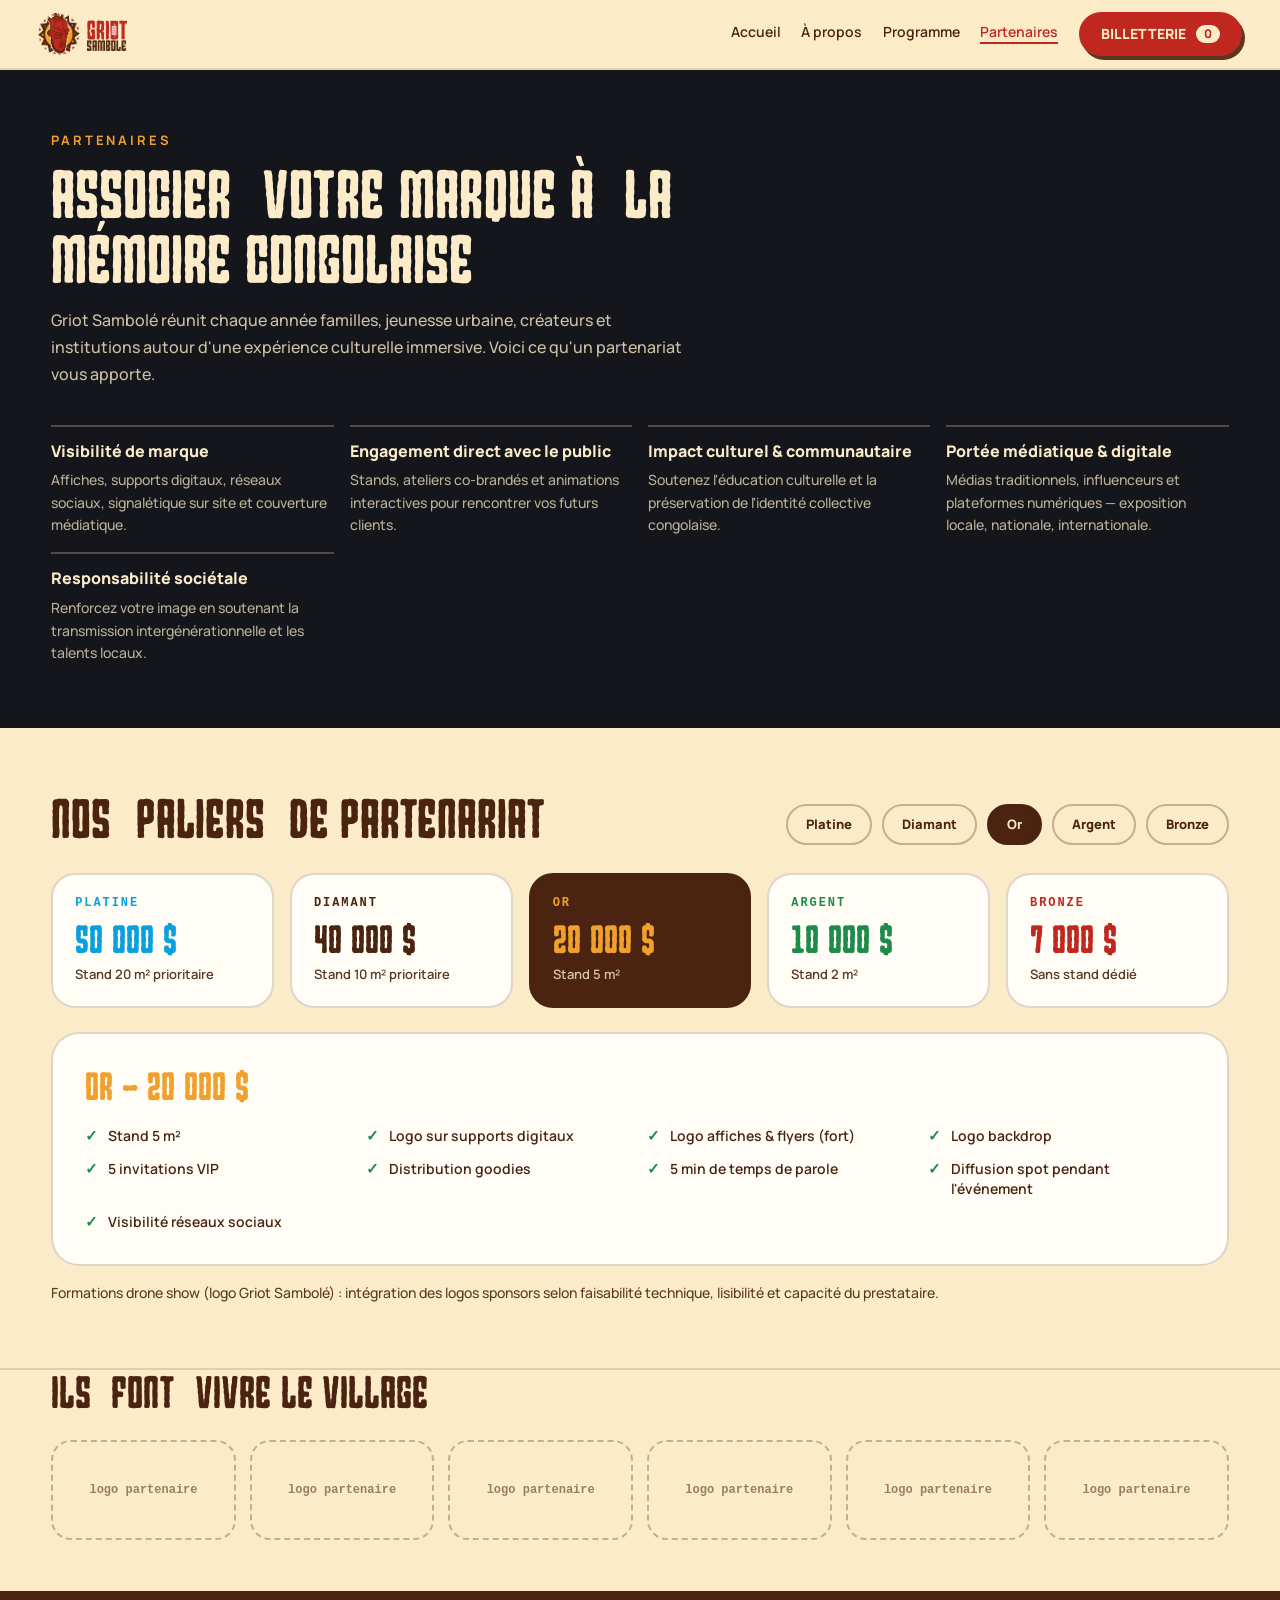
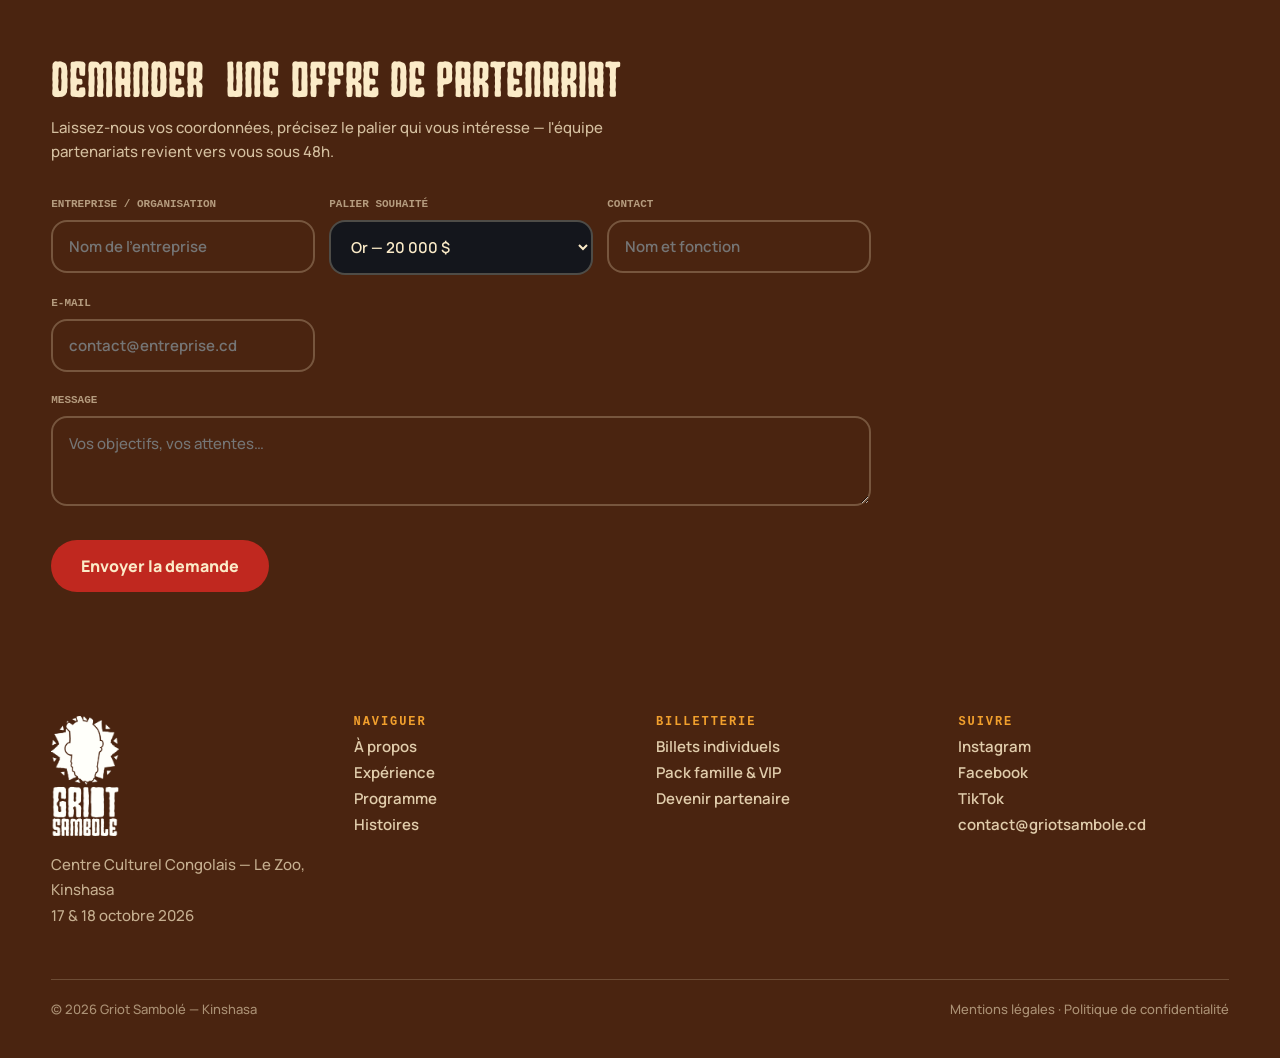
<file: partenaires.html>
<!DOCTYPE html>
<html lang="fr">
<head>
<meta charset="utf-8">
<meta name="viewport" content="width=device-width, initial-scale=1">
<title>Griot Sambolé 2026 — Partenaires</title>
<meta name="description" content="Associez votre marque à la mémoire congolaise. Découvrez nos paliers de partenariat (Platine à Bronze) et demandez une offre pour Griot Sambolé 2026.">
<link rel="preconnect" href="https://fonts.googleapis.com">
<link rel="preconnect" href="https://fonts.gstatic.com" crossorigin>
<link href="https://fonts.googleapis.com/css2?family=Manrope:wght@400;500;600;700;800&display=swap" rel="stylesheet">
<link rel="stylesheet" href="css/style.css">
<link rel="stylesheet" href="css/partenaires.css">
</head>
<body data-page="partenaires">

<header class="site-header">
  <div class="site-header__bar">
    <a href="index.html" class="site-header__logo">
      <img src="assets/logo-h.png" alt="Griot Sambolé 2026">
    </a>

    <nav class="site-header__nav">
      <a href="index.html" class="nav-link" data-page-link="accueil">Accueil</a>
      <a href="apropos.html" class="nav-link" data-page-link="apropos">À propos</a>
      <a href="programme.html" class="nav-link" data-page-link="programme">Programme</a>
      <a href="partenaires.html" class="nav-link" data-page-link="partenaires">Partenaires</a>
      <a href="billetterie.html" class="site-header__cta">BILLETTERIE <span class="site-header__badge" data-cart-badge>0</span></a>
    </nav>

    <div class="site-header__mobile">
      <a href="billetterie.html" class="site-header__cta site-header__cta--sm">Billets <span class="site-header__badge" data-cart-badge>0</span></a>
      <button type="button" class="site-header__burger" aria-label="Menu" data-burger>
        <span></span><span></span><span></span>
      </button>
    </div>
  </div>

  <div class="site-header__drawer" data-drawer>
    <a href="index.html" class="drawer-link" data-page-link="accueil">Accueil</a>
    <a href="apropos.html" class="drawer-link" data-page-link="apropos">À propos</a>
    <a href="programme.html" class="drawer-link" data-page-link="programme">Programme</a>
    <a href="partenaires.html" class="drawer-link" data-page-link="partenaires">Partenaires</a>
    <a href="billetterie.html" class="drawer-cta">Prendre mon billet →</a>
    <div class="drawer-info">Centre Culturel Congolais — Le Zoo, Kinshasa — 17 &amp; 18 octobre 2026</div>
  </div>
</header>

<main>

  <!-- HERO -->
  <section class="pt-hero">
    <div class="eyebrow">Partenaires</div>
    <h1 class="reveal">Associer votre marque à la mémoire congolaise</h1>
    <p>Griot Sambolé réunit chaque année familles, jeunesse urbaine, créateurs et institutions autour d'une expérience culturelle immersive. Voici ce qu'un partenariat vous apporte.</p>

    <div class="pt-benefits">
      <div class="reveal pt-benefit">
        <div class="pt-benefit__title">Visibilité de marque</div>
        <p>Affiches, supports digitaux, réseaux sociaux, signalétique sur site et couverture médiatique.</p>
      </div>
      <div class="reveal pt-benefit" style="transition-delay:80ms">
        <div class="pt-benefit__title">Engagement direct avec le public</div>
        <p>Stands, ateliers co-brandés et animations interactives pour rencontrer vos futurs clients.</p>
      </div>
      <div class="reveal pt-benefit" style="transition-delay:160ms">
        <div class="pt-benefit__title">Impact culturel &amp; communautaire</div>
        <p>Soutenez l'éducation culturelle et la préservation de l'identité collective congolaise.</p>
      </div>
      <div class="reveal pt-benefit" style="transition-delay:240ms">
        <div class="pt-benefit__title">Portée médiatique &amp; digitale</div>
        <p>Médias traditionnels, influenceurs et plateformes numériques — exposition locale, nationale, internationale.</p>
      </div>
      <div class="reveal pt-benefit" style="transition-delay:320ms">
        <div class="pt-benefit__title">Responsabilité sociétale</div>
        <p>Renforcez votre image en soutenant la transmission intergénérationnelle et les talents locaux.</p>
      </div>
    </div>
  </section>

  <!-- PALIERS -->
  <section class="pt-tiers">
    <div class="pt-tiers__head">
      <h2>Nos paliers de partenariat</h2>
      <div class="pt-tabs">
        <button type="button" class="pt-tab" data-tier-tab="platine">Platine</button>
        <button type="button" class="pt-tab" data-tier-tab="diamant">Diamant</button>
        <button type="button" class="pt-tab" data-tier-tab="or">Or</button>
        <button type="button" class="pt-tab" data-tier-tab="argent">Argent</button>
        <button type="button" class="pt-tab" data-tier-tab="bronze">Bronze</button>
      </div>
    </div>

    <div class="pt-cards" data-tier-cards></div>

    <div class="pt-detail" data-tier-detail></div>

    <div class="pt-drone-note">Formations drone show (logo Griot Sambolé) : intégration des logos sponsors selon faisabilité technique, lisibilité et capacité du prestataire.</div>
  </section>

  <!-- PARTENAIRES ACTUELS -->
  <section class="partners" style="padding-top:0">
    <div class="partners__head">
      <h2 class="reveal">Ils font vivre le village</h2>
    </div>
    <div class="partners__grid">
      <div class="partners__slot">logo partenaire</div>
      <div class="partners__slot">logo partenaire</div>
      <div class="partners__slot">logo partenaire</div>
      <div class="partners__slot">logo partenaire</div>
      <div class="partners__slot">logo partenaire</div>
      <div class="partners__slot">logo partenaire</div>
    </div>
  </section>

  <!-- FORMULAIRE -->
  <section class="pt-form-section">
    <h2>Demander une offre de partenariat</h2>
    <p>Laissez-nous vos coordonnées, précisez le palier qui vous intéresse — l'équipe partenariats revient vers vous sous 48h.</p>

    <form class="pt-form" data-partner-form onsubmit="return false;">
      <label>
        <span>ENTREPRISE / ORGANISATION</span>
        <input type="text" placeholder="Nom de l'entreprise" data-org-name autocomplete="organization">
      </label>
      <label>
        <span>PALIER SOUHAITÉ</span>
        <select data-org-tier>
          <option>Platine — 50 000 $</option>
          <option>Diamant — 40 000 $</option>
          <option selected>Or — 20 000 $</option>
          <option>Argent — 10 000 $</option>
          <option>Bronze — 7 000 $</option>
          <option>À définir ensemble</option>
        </select>
      </label>
      <label>
        <span>CONTACT</span>
        <input type="text" placeholder="Nom et fonction" data-contact-name autocomplete="name">
      </label>
      <label>
        <span>E-MAIL</span>
        <input type="email" placeholder="contact@entreprise.cd" data-contact-mail autocomplete="email">
      </label>
      <label class="pt-form-field--full">
        <span>MESSAGE</span>
        <textarea placeholder="Vos objectifs, vos attentes…" data-message></textarea>
      </label>
      <div>
        <button type="submit" class="pt-submit">Envoyer la demande</button>
      </div>
    </form>
    <div class="pt-confirm" data-partner-confirm></div>
  </section>

</main>

<footer class="site-footer">
  <div class="site-footer__grid">
    <div class="site-footer__brand">
      <img src="assets/logo-v.png" alt="Griot Sambolé 2026">
      <p>Centre Culturel Congolais — Le Zoo, Kinshasa<br>17 &amp; 18 octobre 2026</p>
    </div>
    <div class="site-footer__col">
      <div class="site-footer__col-title">NAVIGUER</div>
      <a href="apropos.html">À propos</a>
      <a href="index.html#experience">Expérience</a>
      <a href="programme.html">Programme</a>
      <a href="index.html#histoires">Histoires</a>
    </div>
    <div class="site-footer__col">
      <div class="site-footer__col-title">BILLETTERIE</div>
      <a href="billetterie.html">Billets individuels</a>
      <a href="billetterie.html">Pack famille &amp; VIP</a>
      <a href="partenaires.html">Devenir partenaire</a>
    </div>
    <div class="site-footer__col">
      <div class="site-footer__col-title">SUIVRE</div>
      <span>Instagram</span><span>Facebook</span><span>TikTok</span><span>contact@griotsambole.cd</span>
    </div>
  </div>
  <div class="site-footer__bottom">
    <span>© 2026 Griot Sambolé — Kinshasa</span><span>Mentions légales · Politique de confidentialité</span>
  </div>
</footer>

<script src="js/cart.js"></script>
<script src="js/site.js"></script>
<script src="js/partenaires.js"></script>
</body>
</html>
</file>
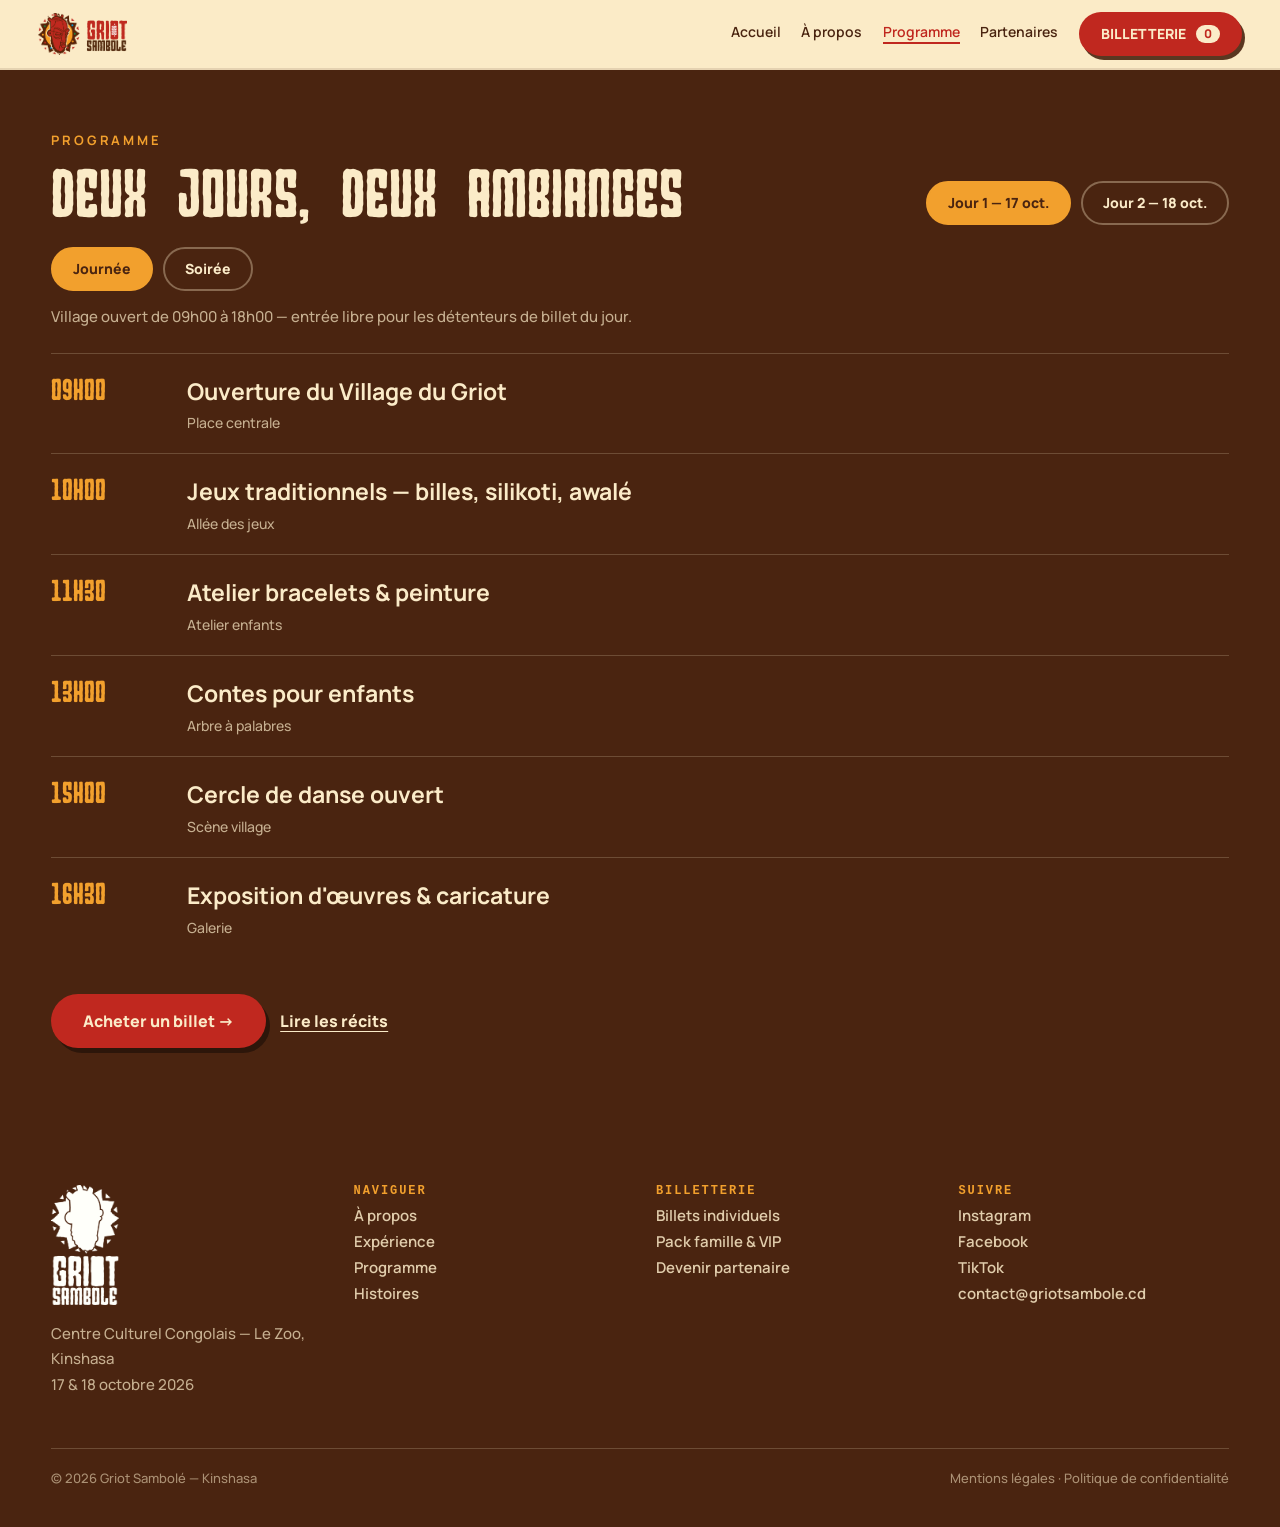
<file: programme.html>
<!DOCTYPE html>
<html lang="fr">
<head>
<meta charset="utf-8">
<meta name="viewport" content="width=device-width, initial-scale=1">
<title>Griot Sambolé 2026 — Programme</title>
<meta name="description" content="Le programme du Village du Griot : deux jours, deux ambiances. Journée en famille de 9h à 18h, soirée scène dès 18h. 17 & 18 octobre 2026.">
<link rel="preconnect" href="https://fonts.googleapis.com">
<link rel="preconnect" href="https://fonts.gstatic.com" crossorigin>
<link href="https://fonts.googleapis.com/css2?family=Manrope:wght@400;500;600;700;800&display=swap" rel="stylesheet">
<link rel="stylesheet" href="css/style.css">
<link rel="stylesheet" href="css/programme.css">
</head>
<body data-page="programme">

<header class="site-header">
  <div class="site-header__bar">
    <a href="index.html" class="site-header__logo">
      <img src="assets/logo-h.png" alt="Griot Sambolé 2026">
    </a>

    <nav class="site-header__nav">
      <a href="index.html" class="nav-link" data-page-link="accueil">Accueil</a>
      <a href="apropos.html" class="nav-link" data-page-link="apropos">À propos</a>
      <a href="programme.html" class="nav-link" data-page-link="programme">Programme</a>
      <a href="partenaires.html" class="nav-link" data-page-link="partenaires">Partenaires</a>
      <a href="billetterie.html" class="site-header__cta">BILLETTERIE <span class="site-header__badge" data-cart-badge>0</span></a>
    </nav>

    <div class="site-header__mobile">
      <a href="billetterie.html" class="site-header__cta site-header__cta--sm">Billets <span class="site-header__badge" data-cart-badge>0</span></a>
      <button type="button" class="site-header__burger" aria-label="Menu" data-burger>
        <span></span><span></span><span></span>
      </button>
    </div>
  </div>

  <div class="site-header__drawer" data-drawer>
    <a href="index.html" class="drawer-link" data-page-link="accueil">Accueil</a>
    <a href="apropos.html" class="drawer-link" data-page-link="apropos">À propos</a>
    <a href="programme.html" class="drawer-link" data-page-link="programme">Programme</a>
    <a href="partenaires.html" class="drawer-link" data-page-link="partenaires">Partenaires</a>
    <a href="billetterie.html" class="drawer-cta">Prendre mon billet →</a>
    <div class="drawer-info">Centre Culturel Congolais — Le Zoo, Kinshasa — 17 &amp; 18 octobre 2026</div>
  </div>
</header>

<main class="prog-hero">
  <div class="prog-hero__head">
    <div>
      <div class="eyebrow">Programme</div>
      <h1 class="reveal">Deux jours, deux ambiances</h1>
    </div>
    <div class="prog-tabs">
      <button type="button" class="prog-tab" data-prog-day="1">Jour 1 — 17 oct.</button>
      <button type="button" class="prog-tab" data-prog-day="2">Jour 2 — 18 oct.</button>
    </div>
  </div>

  <div class="prog-tabs prog-tabs--moment">
    <button type="button" class="prog-tab" data-prog-moment="jour">Journée</button>
    <button type="button" class="prog-tab" data-prog-moment="soir">Soirée</button>
  </div>

  <div class="prog-hint" data-prog-hint></div>

  <div class="prog-list" data-prog-list></div>

  <div class="prog-ctas">
    <a href="billetterie.html" class="prog-cta-primary">Acheter un billet →</a>
    <a href="index.html#histoires" class="prog-cta-secondary">Lire les récits</a>
  </div>
</main>

<footer class="site-footer">
  <div class="site-footer__grid">
    <div class="site-footer__brand">
      <img src="assets/logo-v.png" alt="Griot Sambolé 2026">
      <p>Centre Culturel Congolais — Le Zoo, Kinshasa<br>17 &amp; 18 octobre 2026</p>
    </div>
    <div class="site-footer__col">
      <div class="site-footer__col-title">NAVIGUER</div>
      <a href="apropos.html">À propos</a>
      <a href="index.html#experience">Expérience</a>
      <a href="programme.html">Programme</a>
      <a href="index.html#histoires">Histoires</a>
    </div>
    <div class="site-footer__col">
      <div class="site-footer__col-title">BILLETTERIE</div>
      <a href="billetterie.html">Billets individuels</a>
      <a href="billetterie.html">Pack famille &amp; VIP</a>
      <a href="partenaires.html">Devenir partenaire</a>
    </div>
    <div class="site-footer__col">
      <div class="site-footer__col-title">SUIVRE</div>
      <span>Instagram</span><span>Facebook</span><span>TikTok</span><span>contact@griotsambole.cd</span>
    </div>
  </div>
  <div class="site-footer__bottom">
    <span>© 2026 Griot Sambolé — Kinshasa</span><span>Mentions légales · Politique de confidentialité</span>
  </div>
</footer>

<script src="js/cart.js"></script>
<script src="js/site.js"></script>
<script src="js/programme.js"></script>
</body>
</html>
</file>
<file: css/style.css>
/* =========================================================
   Griot Sambolé 2026 — feuille de style commune
   Tokens, réinitialisation, header, footer, boutons, reveal
   ========================================================= */

@font-face {
  font-family: "MoshiMoshi";
  src: url("../assets/MoshiMoshi-Regular.otf") format("opentype");
  font-display: swap;
}

:root {
  --cream: #FBEBC8;
  --brown: #4A2410;
  --brown-2: #5B3A22;
  --red: #C0281F;
  --orange: #F2A02D;
  --yellow: #FFC800;
  --black: #14161C;
  --green: #1E8B4A;
  --blue: #0AA0E0;
  --cream-2: #EBD9B4;
  --font-display: "MoshiMoshi", "Manrope", sans-serif;
  --font-body: "Manrope", sans-serif;
}

* { box-sizing: border-box; }

html { scroll-behavior: smooth; }

body {
  margin: 0;
  background: var(--cream);
  color: var(--brown);
  font-family: var(--font-body);
  overflow-x: hidden;
}

a { color: var(--red); text-decoration: none; }
a:hover { color: var(--orange); }

img { max-width: 100%; }

input, select, button { font-family: var(--font-body); }

.container {
  padding: clamp(24px, 4vw, 56px) clamp(16px, 4vw, 64px) clamp(48px, 6vw, 90px);
}

/* ---------- reveal-on-scroll ---------- */
.reveal {
  opacity: 0;
  transform: translateY(22px);
  transition: opacity .6s cubic-bezier(.22,1,.36,1), transform .6s cubic-bezier(.22,1,.36,1);
}
.reveal.is-visible { opacity: 1; transform: none; }
@media (prefers-reduced-motion: reduce) {
  .reveal { transition: none !important; opacity: 1 !important; transform: none !important; }
}

/* ---------- header ---------- */
.site-header {
  position: sticky;
  top: 0;
  z-index: 80;
  background: rgba(251,235,200,.95);
  backdrop-filter: blur(10px);
  border-bottom: 2px solid rgba(74,36,16,.12);
  font-family: var(--font-body);
}
.site-header__bar {
  display: flex;
  align-items: center;
  justify-content: space-between;
  gap: 16px;
  padding: 12px clamp(16px, 3vw, 48px);
}
.site-header__logo { display: flex; align-items: center; flex: 0 0 auto; }
.site-header__logo img { height: 42px; width: auto; display: block; }

.site-header__nav {
  display: flex;
  align-items: center;
  gap: clamp(12px, 1.6vw, 26px);
  font: 600 14px/1 var(--font-body);
}
.site-header__nav a.nav-link {
  color: var(--brown);
  border-bottom: 2px solid transparent;
  padding-bottom: 3px;
}
.site-header__nav a.nav-link.is-active {
  color: var(--red);
  border-bottom-color: var(--red);
}
.site-header__cta {
  display: inline-flex;
  align-items: center;
  gap: 10px;
  background: var(--red);
  color: var(--cream) !important;
  padding: 13px 22px;
  border-radius: 999px;
  font: 800 14px/1 var(--font-body);
  box-shadow: 3px 4px 0 rgba(74,36,16,.9);
}
.site-header__cta--sm { padding: 12px 16px; font-size: 13px; gap: 8px; }
.site-header__badge {
  background: var(--cream);
  color: var(--red);
  border-radius: 999px;
  padding: 3px 8px;
  font: 800 12px/1 var(--font-body);
}

.site-header__mobile { display: none; align-items: center; gap: 12px; }
.site-header__burger {
  width: 48px; height: 48px; border-radius: 16px; border: 2px solid var(--brown);
  display: flex; flex-direction: column; align-items: center; justify-content: center;
  gap: 5px; cursor: pointer; background: transparent;
}
.site-header__burger span { display: block; height: 2px; background: var(--brown); border-radius: 2px; }
.site-header__burger span:nth-child(1) { width: 22px; }
.site-header__burger span:nth-child(2) { width: 22px; }
.site-header__burger span:nth-child(3) { width: 14px; }

.site-header__drawer {
  display: none;
  border-top: 2px solid rgba(74,36,16,.12);
  background: var(--cream);
  padding: 14px clamp(16px, 3vw, 48px) 22px;
  flex-direction: column;
}
.site-header__drawer.is-open { display: flex; }
.site-header__drawer a.drawer-link {
  display: block;
  padding: 16px 0;
  border-bottom: 1px solid rgba(74,36,16,.15);
  font: 700 18px/1 var(--font-body);
  color: var(--brown);
}
.site-header__drawer a.drawer-link.is-active { color: var(--red); }
.site-header__drawer .drawer-cta {
  margin-top: 14px;
  text-align: center;
  background: var(--red);
  color: var(--cream);
  padding: 18px;
  border-radius: 999px;
  font: 800 16px/1 var(--font-body);
  box-shadow: 4px 5px 0 rgba(74,36,16,.9);
}
.site-header__drawer .drawer-info {
  margin-top: 16px;
  font: 500 14px/1.6 var(--font-body);
  color: var(--brown-2);
}

@media (max-width: 999px) {
  .site-header__nav { display: none; }
  .site-header__mobile { display: flex; }
}

/* ---------- footer ---------- */
.site-footer {
  background: var(--brown);
  padding: clamp(36px, 5vw, 60px) clamp(16px, 4vw, 64px) clamp(28px, 3vw, 40px);
  font-family: var(--font-body);
}
.site-footer__grid {
  display: grid;
  grid-template-columns: repeat(auto-fit, minmax(190px, 1fr));
  gap: 32px;
}
.site-footer__brand img {
  height: 120px; width: auto; display: block;
  filter: brightness(0) invert(1) sepia(.3);
}
.site-footer__brand p {
  margin-top: 16px;
  font: 500 15px/1.7 var(--font-body);
  color: rgba(251,235,200,.7);
}
.site-footer__col {
  display: flex;
  flex-direction: column;
  gap: 11px;
  font: 600 15px/1 var(--font-body);
}
.site-footer__col-title {
  font: 700 12px/1 ui-monospace, monospace;
  letter-spacing: .16em;
  color: var(--orange);
}
.site-footer__col a, .site-footer__col span { color: rgba(251,235,200,.85); }
.site-footer__bottom {
  display: flex;
  flex-wrap: wrap;
  gap: 12px;
  justify-content: space-between;
  margin-top: 36px;
  padding-top: 20px;
  border-top: 1px solid rgba(251,235,200,.2);
  font: 500 13px/1.5 var(--font-body);
  color: rgba(251,235,200,.55);
}

/* ---------- buttons ---------- */
.btn {
  display: inline-block;
  border: none;
  cursor: pointer;
  border-radius: 999px;
  font: 800 15px/1 var(--font-body);
  text-align: center;
}
.btn-red { background: var(--red); color: var(--cream); }
.btn-orange { background: var(--orange); color: var(--brown); }
.btn-green { background: var(--green); color: var(--cream); }
.btn-disabled { background: rgba(251,235,200,.18); color: rgba(251,235,200,.5); cursor: not-allowed; }

/* ---------- utilitaires couleur de marque ---------- */
.bg-brown { background: var(--brown); }
.bg-red { background: var(--red); }
.bg-green { background: var(--green); }
.bg-blue { background: var(--blue); }
.bg-orange { background: var(--orange); }
.bg-cream { background: var(--cream); }

/* ---------- eyebrow (libellé au-dessus des titres) ---------- */
.eyebrow { font: 700 13px/1 var(--font-body); letter-spacing: .22em; text-transform: uppercase; color: var(--red); }

/* ---------- partenaires teaser (réutilisé sur plusieurs pages) ---------- */
.partners { padding: clamp(32px, 4vw, 64px) clamp(16px, 4vw, 64px); border-top: 2px solid rgba(74,36,16,.15); }
.partners__head { display: flex; flex-wrap: wrap; align-items: flex-end; justify-content: space-between; gap: 18px; }
.partners h2 { margin: 0; font: 400 clamp(28px, 3.6vw, 52px)/0.95 var(--font-display); word-spacing: .22em; }
.partners__cta { background: var(--green); color: var(--cream); padding: 15px 24px; border-radius: 999px; font: 800 15px/1 var(--font-body); box-shadow: 3px 4px 0 rgba(0,0,0,.25); }
.partners__grid { display: grid; grid-template-columns: repeat(auto-fit, minmax(140px, 1fr)); gap: 14px; margin-top: 26px; }
.partners__slot { height: 100px; border-radius: 20px; border: 2px dashed rgba(74,36,16,.3); display: flex; align-items: center; justify-content: center; font: 600 12px/1 ui-monospace, monospace; color: rgba(74,36,16,.55); }
</file>
<file: css/accueil.css>
/* =========================================================
   Accueil — styles spécifiques à la page
   ========================================================= */

/* ---- hero ---- */
.hero { position: relative; overflow: hidden; padding: clamp(40px, 6vw, 96px) 16px 0; text-align: center; }
.hero__bg { position: absolute; inset: 0; width: 100%; height: 100%; object-fit: cover; opacity: .8; }
.hero__overlay { position: absolute; inset: 0; background: linear-gradient(180deg, rgba(251,235,200,.3), rgba(251,235,200,.92)); }
.hero__inner { position: relative; max-width: 900px; margin: 0 auto; }
.hero__badge {
  display: inline-flex; flex-wrap: wrap; justify-content: center; align-items: center; gap: 12px;
  background: var(--brown); color: var(--cream); padding: 11px 20px; border-radius: 999px;
  font: 700 13px/1 var(--font-body); letter-spacing: .12em; text-transform: uppercase;
}
.hero__badge-dot { width: 5px; height: 5px; border-radius: 50%; background: var(--orange); }
.hero h1 { margin: 24px 0 0; font: 400 clamp(48px, 9vw, 124px)/0.9 var(--font-display); word-spacing: .22em; }
.hero h1 span { color: var(--red); }
.hero p { max-width: 600px; margin: 22px auto 0; font: 500 clamp(15px, 1.6vw, 19px)/1.65 var(--font-body); color: var(--brown-2); }
.hero__ctas { display: flex; flex-wrap: wrap; justify-content: center; gap: 14px; margin-top: 30px; }
.hero__cta-primary { background: var(--red); color: var(--cream); padding: 19px 34px; border-radius: 999px; font: 800 16px/1 var(--font-body); box-shadow: 4px 5px 0 rgba(74,36,16,.9); }
.hero__cta-secondary { color: var(--brown); font: 800 16px/1 var(--font-body); text-decoration: underline; text-underline-offset: 4px; text-decoration-thickness: 2px; align-self: center; }
.hero__people { position: relative; display: block; width: min(1180px, 132%); margin: clamp(24px, 4vw, 56px) auto -8px; filter: drop-shadow(0 30px 40px rgba(74,36,16,.2)); }

/* ---- stats ---- */
.stats { background: var(--brown); padding: clamp(36px, 5vw, 72px) clamp(16px, 4vw, 64px); display: grid; grid-template-columns: repeat(auto-fit, minmax(140px, 1fr)); gap: 26px; align-items: end; }
.stats__num { font: 400 clamp(52px, 7vw, 108px)/0.8 var(--font-display); }
.stats__label { margin-top: 12px; font: 700 14px/1 var(--font-body); letter-spacing: .16em; color: var(--cream); }

/* ---- mission ---- */
.mission { display: grid; grid-template-columns: repeat(auto-fit, minmax(300px, 1fr)); align-items: center; gap: clamp(20px, 3vw, 48px); padding: clamp(40px, 6vw, 96px) clamp(16px, 4vw, 64px); }
.mission img { width: 100%; max-width: 540px; justify-self: center; }
.mission__eyebrow { font: 700 13px/1 var(--font-body); letter-spacing: .22em; text-transform: uppercase; color: var(--red); }
.mission h2 { margin: 16px 0 0; font: 400 clamp(34px, 4.6vw, 66px)/0.95 var(--font-display); word-spacing: .22em; }
.mission p { margin: 18px 0 0; font: 500 clamp(15px, 1.5vw, 18px)/1.7 var(--font-body); color: var(--brown-2); }
.mission a { display: inline-block; margin-top: 24px; font: 800 15px/1 var(--font-body); text-decoration: underline; text-underline-offset: 4px; }

/* ---- expérience (village du griot) ---- */
.experience { background: var(--orange); padding: clamp(40px, 6vw, 88px) clamp(16px, 4vw, 64px); }
.experience__head { display: flex; flex-wrap: wrap; align-items: flex-end; justify-content: space-between; gap: 24px; }
.experience__eyebrow { font: 700 13px/1 var(--font-body); letter-spacing: .22em; text-transform: uppercase; color: var(--brown); }
.experience h2 { margin: 14px 0 0; font: 400 clamp(38px, 6vw, 86px)/0.9 var(--font-display); word-spacing: .22em; }
.experience__intro { max-width: 420px; margin: 0; font: 500 17px/1.7 var(--font-body); }
.experience__grid { display: grid; grid-template-columns: repeat(auto-fit, minmax(230px, 1fr)); gap: 16px; margin-top: 34px; }
.experience__stack { display: grid; gap: 16px; }
.tile { border-radius: 32px; padding: 26px; min-height: 290px; position: relative; overflow: hidden; }
.tile--sm { min-height: 0; padding: 22px; }
.tile__title { font: 400 36px/1 var(--font-display); color: var(--yellow); }
.tile--sm .tile__title { font-size: 30px; }
.tile__desc { margin-top: 8px; font: 500 14px/1.6 var(--font-body); }
.tile--sm .tile__desc { margin-top: 6px; font-size: 14px; line-height: 1.5; }
.tile__figure { position: absolute; bottom: -16px; right: -34px; height: 220px; }

/* ---- split jour / soir ---- */
.split { display: grid; grid-template-columns: repeat(auto-fit, minmax(320px, 1fr)); }
.split__panel { position: relative; padding: clamp(32px, 4vw, 72px) clamp(16px, 3vw, 48px); overflow: hidden; }
.split__panel-bg { position: absolute; inset: 0; width: 100%; height: 100%; object-fit: cover; opacity: .5; }
.split__panel-content { position: relative; }
.split__badge { display: inline-block; padding: 10px 16px; border-radius: 999px; font: 800 12px/1 var(--font-body); letter-spacing: .14em; }
.split__badge--day { background: var(--yellow); color: var(--brown); }
.split__badge--night { background: var(--red); color: var(--cream); }
.split h3 { margin: 18px 0 0; font: 400 clamp(32px, 4vw, 58px)/0.95 var(--font-display); word-spacing: .22em; }
.split p { margin: 14px 0 0; max-width: 460px; font: 500 16px/1.7 var(--font-body); color: var(--brown-2); }
.split--night { position: relative; background: var(--black); padding: clamp(32px, 4vw, 72px) clamp(16px, 3vw, 48px); overflow: hidden; }
.split--night h3 { color: var(--cream); }
.split--night p { color: rgba(251,235,200,.8); }
.split__bg-figure { position: absolute; right: -30px; bottom: 0; height: 360px; opacity: .85; }

.activities { display: grid; grid-template-columns: repeat(auto-fit, minmax(190px, 1fr)); gap: 10px; margin-top: 22px; }
.activity { border: 2px solid var(--brown); border-radius: 18px; padding: 12px 14px; }
.activity__title { font: 800 14px/1.2 var(--font-body); }
.activity__desc { margin-top: 4px; font: 500 12px/1.4 var(--font-body); color: var(--brown-2); }
.split__figure { display: block; margin-top: 26px; height: 250px; max-width: 100%; object-fit: contain; }

.night-list { display: flex; flex-direction: column; gap: 12px; margin-top: 22px; max-width: 460px; }
.night-list__title { font: 800 15px/1.2 var(--font-body); color: var(--cream); }
.night-list__desc { margin-top: 4px; font: 500 14px/1.5 var(--font-body); color: rgba(251,235,200,.72); }
.night-block { margin-top: 22px; max-width: 460px; border-left: 3px solid var(--cream-2); padding: 6px 0 6px 18px; }
.night-block--accent { border-left-color: var(--orange); margin-top: 16px; }
.night-block__title { font: 700 13px/1 var(--font-body); letter-spacing: .18em; color: var(--cream-2); }
.night-block--accent .night-block__title { color: var(--orange); }
.night-block__desc { margin-top: 8px; font: 500 15px/1.7 var(--font-body); color: rgba(251,235,200,.8); }
.split--night a { display: inline-block; margin-top: 24px; color: var(--orange); font: 800 15px/1 var(--font-body); text-decoration: underline; text-underline-offset: 4px; }

/* ---- teaser programme ---- */
.programme-teaser { display: block; background: #FFFDF6; border: 2px solid rgba(74,36,16,.18); border-radius: 32px; padding: 28px; color: var(--brown); margin-bottom: 20px; }
.programme-teaser__label { font: 700 12px/1 ui-monospace, monospace; letter-spacing: .16em; color: var(--red); }
.programme-teaser__title { margin-top: 12px; font: 400 42px/0.95 var(--font-display); word-spacing: .22em; }
.programme-teaser__desc { margin-top: 12px; font: 500 15px/1.6 var(--font-body); color: var(--brown-2); }
.programme-teaser__cta { margin-top: 16px; font: 800 15px/1 var(--font-body); color: var(--red); }

/* ---- histoires ---- */
.stories-section { padding: clamp(40px, 6vw, 88px) clamp(16px, 4vw, 64px); }
.stories-head { display: flex; flex-wrap: wrap; align-items: flex-end; justify-content: space-between; gap: 20px; }
.stories-head__eyebrow { font: 700 13px/1 var(--font-body); letter-spacing: .22em; text-transform: uppercase; color: var(--red); }
.stories-head h2 { margin: 14px 0 0; font: 400 clamp(38px, 5.4vw, 74px)/0.92 var(--font-display); word-spacing: .22em; }
.stories-head p { max-width: 380px; margin: 0; font: 500 16px/1.7 var(--font-body); color: var(--brown-2); }
.stories-grid { display: grid; grid-template-columns: repeat(4, 1fr); gap: 18px; margin-top: 32px; }
@media (max-width: 1100px) { .stories-grid { grid-template-columns: repeat(2, 1fr); } }
@media (max-width: 560px) { .stories-grid { grid-template-columns: 1fr; } }
.story-card {
  box-sizing: border-box; border-radius: 32px; padding: 24px; min-height: 300px;
  display: flex; flex-direction: column; justify-content: space-between; cursor: pointer;
  outline: none; outline-offset: 2px; border: none; text-align: left; font-family: var(--font-body);
  width: 100%;
}
.story-card.is-open { outline: 3px solid var(--yellow); }
.story-card__num { font: 700 13px/1 ui-monospace, monospace; color: var(--yellow); }
.story-card__title { font: 400 38px/0.95 var(--font-display); word-spacing: .22em; color: var(--cream); }
.story-card__meta { margin-top: 10px; font: 500 14px/1.6 var(--font-body); color: rgba(251,235,200,.8); }
.story-card__cta { margin-top: 14px; font: 800 14px/1 var(--font-body); color: var(--yellow); }

.story-detail { margin-top: 24px; background: #FFFDF6; border: 2px solid rgba(74,36,16,.2); border-radius: 32px; padding: clamp(20px, 3vw, 32px); display: none; }
.story-detail.is-open { display: block; }
.story-detail__head { display: flex; flex-wrap: wrap; justify-content: space-between; gap: 16px; align-items: flex-start; }
.story-detail__num { font: 700 12px/1 ui-monospace, monospace; letter-spacing: .16em; color: var(--red); }
.story-detail__title { margin-top: 8px; font: 400 clamp(30px, 3.6vw, 48px)/1 var(--font-display); word-spacing: .22em; }
.story-detail__close { cursor: pointer; font: 800 14px/1 var(--font-body); color: var(--red); border: 2px solid var(--red); border-radius: 999px; padding: 11px 18px; background: none; }
.story-detail__text { margin: 16px 0 0; max-width: 760px; font: 500 clamp(15px, 1.6vw, 18px)/1.75 var(--font-body); color: var(--brown-2); }
.story-detail__meta { margin-top: 18px; font: 600 14px/1 var(--font-body); color: var(--brown-2); }

/* ---- bandeau CTA ---- */
.cta-band { position: relative; background: var(--black); padding: clamp(48px, 7vw, 96px) clamp(16px, 4vw, 64px); overflow: hidden; text-align: center; }
.cta-band img { position: absolute; bottom: 0; height: min(380px, 58%); opacity: .9; }
.cta-band__left { left: 0; }
.cta-band__right { right: 0; }
.cta-band__inner { position: relative; max-width: 720px; margin: 0 auto; }
.cta-band__headline { font: 400 clamp(28px, 4.4vw, 60px)/1.05 var(--font-display); word-spacing: .22em; color: var(--cream); }
.cta-band__cta { display: inline-block; margin-top: 32px; background: var(--red); color: var(--cream); padding: 22px 44px; border-radius: 999px; font: 800 clamp(16px, 2vw, 22px)/1 var(--font-body); box-shadow: 5px 6px 0 rgba(0,0,0,.4); }
</file>
<file: css/apropos.css>
/* =========================================================
   À propos — styles spécifiques à la page
   ========================================================= */

.ap-hero { position: relative; padding: clamp(36px, 5vw, 80px) clamp(16px, 4vw, 64px); overflow: hidden; }
.ap-hero__bg { position: absolute; inset: 0; width: 100%; height: 100%; object-fit: cover; opacity: .45; }
.ap-hero__inner { position: relative; max-width: 820px; }
.ap-hero h1 { margin: 14px 0 0; font: 400 clamp(40px, 6vw, 86px)/0.92 var(--font-display); word-spacing: .22em; }
.ap-hero p { margin: 20px 0 0; font: 500 clamp(16px, 1.6vw, 19px)/1.7 var(--font-body); color: var(--brown-2); }

.ap-section { padding: 0 clamp(16px, 4vw, 64px) clamp(36px, 5vw, 72px); }
.ap-section p { margin: 16px 0 0; max-width: 760px; font: 500 clamp(15px, 1.5vw, 18px)/1.75 var(--font-body); color: var(--brown-2); }
.ap-section p + p { margin-top: 14px; }

.ap-cards { display: grid; grid-template-columns: repeat(auto-fit, minmax(240px, 1fr)); gap: 16px; margin-top: 18px; }
.ap-card { background: #FFFDF6; border: 2px solid rgba(74,36,16,.15); border-radius: 24px; padding: 22px; }
.ap-card p { margin: 0; font: 600 15px/1.6 var(--font-body); color: var(--brown); }

.ap-mission { background: var(--brown); color: var(--cream); padding: clamp(36px, 5vw, 72px) clamp(16px, 4vw, 64px); }
.ap-mission .eyebrow { color: var(--orange); }
.ap-mission h2 { margin: 14px 0 0; max-width: 760px; font: 400 clamp(30px, 4vw, 52px)/1.1 var(--font-display); word-spacing: .22em; color: var(--cream); }
.ap-mission-grid { display: grid; grid-template-columns: repeat(auto-fit, minmax(260px, 1fr)); gap: 18px; margin-top: 32px; }
.ap-mission-item { border-top: 2px solid rgba(251,235,200,.25); padding-top: 16px; }
.ap-mission-item__label { font: 700 12px/1 ui-monospace, monospace; letter-spacing: .16em; color: var(--orange); }
.ap-mission-item p { margin: 10px 0 0; font: 500 15px/1.65 var(--font-body); color: rgba(251,235,200,.85); }

.ap-trio { display: grid; grid-template-columns: repeat(auto-fit, minmax(280px, 1fr)); gap: 20px; padding: clamp(36px, 5vw, 72px) clamp(16px, 4vw, 64px) clamp(40px, 5vw, 72px); }
.ap-trio-card { border-radius: 32px; padding: 28px; }
.ap-trio-card__title { font: 400 clamp(34px, 3.6vw, 52px)/1 var(--font-display); word-spacing: .22em; }
.ap-trio-card p { margin: 12px 0 0; font: 500 15px/1.7 var(--font-body); }

.ap-publics { padding: clamp(36px, 5vw, 72px) clamp(16px, 4vw, 64px); }
.ap-publics-grid { display: grid; grid-template-columns: repeat(auto-fit, minmax(260px, 1fr)); gap: 16px; margin-top: 18px; }
.ap-publics-item { border-top: 2px solid rgba(74,36,16,.25); padding-top: 14px; }
.ap-publics-item__title { font: 800 17px/1.3 var(--font-body); }
.ap-publics-item p { margin: 8px 0 0; font: 500 14px/1.6 var(--font-body); color: var(--brown-2); }

.ap-griot { display: grid; grid-template-columns: repeat(auto-fit, minmax(300px, 1fr)); align-items: center; gap: clamp(20px, 3vw, 48px); background: var(--brown); color: var(--cream); padding: clamp(36px, 5vw, 80px) clamp(16px, 4vw, 64px); }
.ap-griot h2 { margin: 0; font: 400 clamp(32px, 4vw, 58px)/0.95 var(--font-display); word-spacing: .22em; color: var(--cream); }
.ap-griot p { margin: 16px 0 0; font: 500 16px/1.7 var(--font-body); color: rgba(251,235,200,.82); }
.ap-griot img { width: 100%; max-width: 520px; justify-self: center; }
.ap-griot-stats { display: grid; grid-template-columns: repeat(auto-fit, minmax(150px, 1fr)); gap: 20px; margin-top: 28px; }
.ap-griot-stats__num { font: 400 clamp(40px, 4vw, 64px)/0.85 var(--font-display); }
.ap-griot-stats__label { margin-top: 8px; font: 700 13px/1 var(--font-body); letter-spacing: .14em; }

.ap-venue { display: grid; grid-template-columns: repeat(auto-fit, minmax(300px, 1fr)); gap: 20px; padding: clamp(36px, 5vw, 72px) clamp(16px, 4vw, 64px); }
.ap-venue h2 { margin: 14px 0 0; font: 400 clamp(30px, 4.2vw, 58px)/0.98 var(--font-display); word-spacing: .22em; }
.ap-venue > div:first-child > p { margin: 14px 0 0; font: 500 17px/1.7 var(--font-body); color: var(--brown-2); }
.ap-venue-grid { display: grid; grid-template-columns: repeat(auto-fit, minmax(170px, 1fr)); gap: 18px; margin-top: 26px; }
.ap-venue-item { border-top: 2px solid rgba(74,36,16,.25); padding-top: 12px; }
.ap-venue-item__label { font: 700 12px/1 ui-monospace, monospace; letter-spacing: .14em; color: var(--red); }
.ap-venue-item__value { margin-top: 8px; font: 600 16px/1.5 var(--font-body); }

.ap-map { position: relative; min-height: 320px; border-radius: 32px; overflow: hidden; background: repeating-linear-gradient(135deg, #F3E0BB 0 14px, #EFD9AE 14px 28px); }
.ap-map__pin { position: absolute; top: 46%; left: 50%; transform: translate(-50%, -100%); width: 76px; }
.ap-map__label { position: absolute; bottom: 18px; left: 18px; background: var(--brown); color: var(--cream-2); padding: 11px 16px; border-radius: 14px; font: 600 12px/1.4 ui-monospace, monospace; }
</file>
<file: css/billetterie.css>
/* =========================================================
   Billetterie — styles spécifiques à la page
   ========================================================= */

.steps {
  display: flex;
  flex-wrap: wrap;
  align-items: center;
  gap: 8px;
  font: 700 13px/1.6 var(--font-body);
  color: rgba(74,36,16,.55);
}
.steps__sep { color: rgba(74,36,16,.4); }
.steps__pill {
  padding: 8px 14px;
  border-radius: 999px;
  font: 700 13px/1 var(--font-body);
  color: rgba(74,36,16,.55);
}
.steps__pill.is-active { background: var(--red); color: var(--cream); }
.steps__pill.is-done { color: var(--brown); }

.wizard-step { display: none; }
.wizard-step.is-active { display: block; }

/* ---- step 1 : billets ---- */
.tickets-head {
  display: flex;
  flex-wrap: wrap;
  align-items: flex-end;
  justify-content: space-between;
  gap: 20px;
  margin-top: 22px;
}
.tickets-head h1 {
  margin: 0;
  font: 400 clamp(36px, 5.4vw, 78px)/0.92 var(--font-display);
  word-spacing: .22em;
}
.day-toggle {
  display: flex;
  gap: 8px;
  background: var(--brown);
  border-radius: 999px;
  padding: 7px;
}
.day-toggle__opt {
  padding: 12px 18px;
  border-radius: 999px;
  cursor: pointer;
  font: 800 13px/1 var(--font-body);
  color: var(--cream);
  background: transparent;
  border: none;
}
.day-toggle__opt.is-active { background: var(--orange); color: var(--brown); }

.tickets-layout {
  display: grid;
  grid-template-columns: repeat(auto-fit, minmax(300px, 1fr));
  gap: 22px;
  margin-top: 30px;
  align-items: start;
}
.tickets-col { display: flex; flex-direction: column; gap: 14px; }

.ticket-card {
  display: flex;
  flex-wrap: wrap;
  align-items: center;
  gap: 18px;
  background: #FFFDF6;
  border: 2px solid rgba(74,36,16,.18);
  border-radius: 28px;
  padding: 20px 22px;
}
.ticket-card__price { min-width: 104px; }
.ticket-card__price-val { font: 400 46px/1 var(--font-display); color: var(--red); }
.ticket-card__day { margin-top: 4px; font: 700 11px/1 ui-monospace, monospace; letter-spacing: .14em; color: var(--brown-2); }
.ticket-card__info { flex: 1; min-width: 170px; }
.ticket-card__name { font: 800 19px/1.2 var(--font-body); }
.ticket-card__desc { margin-top: 6px; font: 500 15px/1.6 var(--font-body); color: var(--brown-2); }
.ticket-card__qty { display: flex; align-items: center; gap: 12px; }
.qty-btn {
  width: 46px; height: 46px; border-radius: 50%;
  display: flex; align-items: center; justify-content: center;
  font: 800 22px/1 var(--font-body); cursor: pointer; user-select: none;
  border: 2px solid var(--brown); background: transparent; color: var(--brown);
}
.qty-btn--inc { background: var(--red); color: var(--cream); border: none; }
.qty-val { min-width: 32px; text-align: center; font: 800 24px/1 var(--font-body); }

.cart-panel {
  background: var(--brown);
  border-radius: 28px;
  padding: 26px;
  position: sticky;
  top: 100px;
}
.cart-panel__label { font: 700 12px/1 ui-monospace, monospace; letter-spacing: .16em; color: var(--orange); }
.cart-panel__title { margin-top: 6px; font: 400 34px/1 var(--font-display); word-spacing: .22em; color: var(--cream); }
.cart-line {
  display: flex; justify-content: space-between; gap: 14px;
  padding: 13px 0; border-top: 1px solid rgba(251,235,200,.2);
}
.cart-line__label { font: 600 15px/1.4 var(--font-body); color: var(--cream); }
.cart-line__amount { font: 800 15px/1.4 var(--font-body); color: var(--orange); white-space: nowrap; }
.cart-empty { padding: 20px 0; font: 500 15px/1.6 var(--font-body); color: rgba(251,235,200,.6); }
.cart-total-row {
  display: flex; justify-content: space-between; margin-top: 16px; padding-top: 16px;
  border-top: 2px solid rgba(251,235,200,.35); font: 700 14px/1 var(--font-body); color: var(--cream);
}
.cart-fees-row { display: flex; justify-content: space-between; margin-top: 10px; font: 700 14px/1 var(--font-body); color: rgba(251,235,200,.7); }
.cart-grand-row { display: flex; justify-content: space-between; align-items: baseline; margin-top: 14px; }
.cart-grand-row__label { font: 400 32px/1 var(--font-display); color: var(--cream); }
.cart-grand-row__value { font: 400 44px/1 var(--font-display); color: var(--yellow); }
.cart-continue {
  display: block; width: 100%; margin-top: 20px; text-align: center; padding: 19px;
  border-radius: 999px; font: 800 17px/1 var(--font-body); cursor: pointer; border: none;
}
.cart-note { margin-top: 12px; text-align: center; font: 500 13px/1.5 var(--font-body); color: rgba(251,235,200,.6); }

/* ---- step 2 : informations ---- */
.step-title {
  margin: 22px 0 0;
  font: 400 clamp(32px, 4.6vw, 62px)/0.94 var(--font-display);
  word-spacing: .22em;
}
.info-layout {
  display: grid;
  grid-template-columns: repeat(auto-fit, minmax(290px, 1fr));
  gap: 22px;
  margin-top: 26px;
  align-items: start;
}
.info-form {
  background: #FFFDF6;
  border: 2px solid rgba(74,36,16,.18);
  border-radius: 28px;
  padding: 24px;
  display: grid;
  grid-template-columns: repeat(auto-fit, minmax(210px, 1fr));
  gap: 16px;
}
.info-form label { display: block; }
.info-form span {
  font: 700 11px/1 ui-monospace, monospace; letter-spacing: .14em; color: var(--brown-2);
}
.info-form input, .info-form select {
  display: block; width: 100%; margin-top: 8px; padding: 14px 16px;
  border: 2px solid rgba(74,36,16,.25); border-radius: 16px;
  font: 600 16px/1 var(--font-body); color: var(--brown); background: var(--cream);
}

.recap-panel { background: var(--brown); border-radius: 28px; padding: 26px; }
.recap-panel__label { font: 700 12px/1 ui-monospace, monospace; letter-spacing: .16em; color: var(--orange); }
.recap-total-row {
  display: flex; justify-content: space-between; align-items: baseline;
  margin-top: 16px; padding-top: 16px; border-top: 2px solid rgba(251,235,200,.35);
}
.recap-total-row__label { font: 400 30px/1 var(--font-display); color: var(--cream); }
.recap-total-row__value { font: 400 42px/1 var(--font-display); color: var(--yellow); }
.recap-cta {
  display: block; width: 100%; margin-top: 20px; background: var(--red); color: var(--cream);
  text-align: center; padding: 19px; border-radius: 999px; font: 800 16px/1 var(--font-body);
  cursor: pointer; border: none;
}
.recap-back {
  display: block; width: 100%; margin-top: 12px; text-align: center; font: 700 13px/1 var(--font-body);
  color: rgba(251,235,200,.75); cursor: pointer; background: none; border: none;
}

/* ---- step 3 : paiement ---- */
.pay-wrap { max-width: 620px; margin: 0 auto; }
.pay-wrap .step-title { text-align: center; }
.pay-card {
  background: #FFFDF6; border: 2px solid rgba(74,36,16,.18); border-radius: 28px;
  padding: 26px; margin-top: 22px;
}
.pay-row { display: flex; flex-wrap: wrap; gap: 10px; justify-content: space-between; align-items: baseline; }
.pay-row__label { font: 700 14px/1 var(--font-body); color: var(--brown-2); }
.pay-row__value { font: 400 46px/1 var(--font-display); color: var(--red); }
.pay-line { margin-top: 16px; font: 600 16px/1.6 var(--font-body); }
.pay-sub { margin-top: 6px; font: 500 15px/1.6 var(--font-body); color: var(--brown-2); }
.pay-confirm {
  display: block; width: 100%; margin-top: 22px; background: var(--green); color: var(--cream);
  text-align: center; padding: 20px; border-radius: 999px; font: 800 17px/1 var(--font-body);
  cursor: pointer; border: none;
}
.pay-back {
  display: block; width: 100%; margin-top: 12px; text-align: center; font: 700 13px/1 var(--font-body);
  color: var(--red); cursor: pointer; background: none; border: none;
}

/* ---- step 4 : confirmation ---- */
.done-wrap { max-width: 520px; margin: 0 auto; text-align: center; }
.done-badge {
  display: inline-block; margin-top: 22px; background: var(--green); color: var(--cream);
  padding: 11px 20px; border-radius: 999px; font: 800 13px/1 var(--font-body); letter-spacing: .12em;
}
.done-wrap h1 { margin: 18px 0 0; font: 400 clamp(32px, 4.6vw, 58px)/0.94 var(--font-display); word-spacing: .22em; }
.done-wrap p { margin: 10px auto 0; max-width: 440px; font: 500 16px/1.6 var(--font-body); color: var(--brown-2); }

.ticket-visual {
  position: relative;
  margin: 26px auto 0;
  width: 100%;
  max-width: 420px;
  aspect-ratio: 4500 / 5625;
  border-radius: 18px;
  overflow: hidden;
  box-shadow: 0 20px 50px rgba(74,36,16,.35);
}
.ticket-visual img { position: absolute; inset: 0; width: 100%; height: 100%; object-fit: cover; }
.ticket-visual .tv-name,
.ticket-visual .tv-cat,
.ticket-visual .tv-total {
  position: absolute;
  font: 700 clamp(10px, 2.6vw, 15px)/1 var(--font-body);
  color: #FFEBB6;
  text-align: left;
  white-space: nowrap;
  overflow: hidden;
  text-overflow: ellipsis;
}
/* Positions calibrées sur les repères "NOM :", "CATEGORIE :" et "MONTANT :"
   imprimés dans assets/ticket-template.jpg (ancrage par le bas pour que le
   texte se pose juste au-dessus du trait, quelle que soit sa taille). */
.ticket-visual .tv-name { bottom: 71.7%; left: 23.5%; right: 55%; }
.ticket-visual .tv-cat { bottom: 71.7%; left: 60.5%; right: 14%; }
.ticket-visual .tv-total { bottom: 67.4%; left: 60.5%; right: 14%; }
.ticket-visual .tv-qr {
  position: absolute; top: 38.5%; left: 33.5%; width: 33.4%; height: 26.2%;
  display: flex; align-items: center; justify-content: center;
}
.ticket-visual .tv-qr canvas,
.ticket-visual .tv-qr img {
  width: 82%; height: 82%; border-radius: 4px; background: #fff; padding: 4%;
  box-sizing: border-box; image-rendering: pixelated;
}
.ticket-ref { margin-top: 10px; font: 700 12px/1 ui-monospace, monospace; letter-spacing: .14em; color: var(--brown-2); }
.done-actions { display: flex; flex-wrap: wrap; justify-content: center; gap: 12px; margin-top: 22px; }
.done-actions button {
  background: var(--red); color: var(--cream); padding: 17px 28px; border-radius: 999px;
  font: 800 15px/1 var(--font-body); cursor: pointer; border: none;
}
.done-actions a {
  color: var(--brown); font: 800 15px/1 var(--font-body); text-decoration: underline;
  text-underline-offset: 4px; align-self: center;
}

@media (max-width: 640px) {
  .cart-panel { position: static; }
}
</file>
<file: css/partenaires.css>
/* =========================================================
   Partenaires — styles spécifiques à la page
   ========================================================= */

.pt-hero { background: #14161C; color: var(--cream); padding: clamp(32px, 5vw, 80px) clamp(16px, 4vw, 64px); }
.pt-hero .eyebrow { color: var(--orange); }
.pt-hero h1 { margin: 14px 0 0; max-width: 780px; font: 400 clamp(38px, 5.4vw, 74px)/0.94 var(--font-display); word-spacing: .22em; color: var(--cream); }
.pt-hero p { margin: 16px 0 0; max-width: 640px; font: 500 16px/1.7 var(--font-body); color: rgba(251,235,200,.8); }

.pt-benefits { display: grid; grid-template-columns: repeat(auto-fit, minmax(240px, 1fr)); gap: 16px; margin-top: 36px; }
.pt-benefit { border-top: 2px solid rgba(251,235,200,.25); padding-top: 14px; }
.pt-benefit__title { font: 800 16px/1.3 var(--font-body); color: var(--cream); }
.pt-benefit p { margin: 8px 0 0; font: 500 14px/1.6 var(--font-body); color: rgba(251,235,200,.72); }

.pt-tiers { padding: clamp(32px, 5vw, 72px) clamp(16px, 4vw, 64px); }
.pt-tiers__head { display: flex; flex-wrap: wrap; align-items: flex-end; justify-content: space-between; gap: 18px; }
.pt-tiers__head h2 { margin: 0; font: 400 clamp(32px, 4.4vw, 58px)/0.94 var(--font-display); word-spacing: .22em; }

.pt-tabs { display: flex; flex-wrap: wrap; gap: 10px; }
.pt-tab { padding: 12px 18px; border-radius: 999px; cursor: pointer; font: 800 13px/1 var(--font-body); background: transparent; color: var(--brown); border: 2px solid rgba(74,36,16,.3); }
.pt-tab.is-active { background: var(--brown); color: var(--cream); border-color: var(--brown); }

.pt-cards { display: grid; grid-template-columns: repeat(auto-fit, minmax(220px, 1fr)); gap: 16px; margin-top: 28px; }
.pt-card { box-sizing: border-box; cursor: pointer; background: #FFFDF6; border: 2px solid rgba(74,36,16,.18); border-radius: 24px; padding: 22px; text-align: left; font-family: var(--font-body); width: 100%; }
.pt-card.is-active { background: var(--brown); border-color: var(--brown); }
.pt-card__label { font: 700 12px/1 ui-monospace, monospace; letter-spacing: .16em; }
.pt-card__price { margin-top: 10px; font: 400 40px/1 var(--font-display); }
.pt-card__stand { margin-top: 6px; font: 600 13px/1.4 var(--font-body); color: var(--brown-2); }
.pt-card.is-active .pt-card__stand { color: rgba(251,235,200,.8); }

.pt-detail { margin-top: 24px; background: #FFFDF6; border: 2px solid rgba(74,36,16,.18); border-radius: 28px; padding: clamp(24px, 3vw, 32px); }
.pt-detail__title { font: 400 40px/1 var(--font-display); }
.pt-detail__grid { display: grid; grid-template-columns: repeat(auto-fit, minmax(220px, 1fr)); gap: 14px; margin-top: 20px; }
.pt-check { display: flex; align-items: baseline; gap: 10px; }
.pt-check__mark { color: var(--green); font: 800 15px/1.3 var(--font-body); }
.pt-check__label { font: 600 14px/1.4 var(--font-body); color: var(--brown); }
.pt-drone-note { margin-top: 16px; font: 500 14px/1.6 var(--font-body); color: var(--brown-2); }

.pt-form-section { background: var(--brown); color: var(--cream); padding: clamp(32px, 5vw, 72px) clamp(16px, 4vw, 64px); }
.pt-form-section h2 { margin: 0; font: 400 clamp(30px, 4vw, 54px)/0.95 var(--font-display); word-spacing: .22em; color: var(--cream); }
.pt-form-section > p { margin: 12px 0 0; max-width: 560px; font: 500 15px/1.6 var(--font-body); color: rgba(251,235,200,.78); }

.pt-form { display: grid; grid-template-columns: repeat(auto-fit, minmax(220px, 1fr)); gap: 14px; margin-top: 26px; max-width: 820px; }
.pt-form label { display: block; }
.pt-form label span { font: 700 11px/1 ui-monospace, monospace; color: rgba(251,235,200,.6); }
.pt-form input, .pt-form select, .pt-form textarea {
  display: block; width: 100%; box-sizing: border-box; margin-top: 8px; padding: 14px 16px;
  border-radius: 16px; border: 2px solid rgba(251,235,200,.25); background: transparent;
  color: var(--cream); font: 600 15px/1 var(--font-body);
}
.pt-form select { background: #14161C; }
.pt-form textarea { min-height: 90px; font: 500 15px/1.6 var(--font-body); resize: vertical; }
.pt-form-field--full { grid-column: 1/-1; }

.pt-submit { margin-top: 20px; display: inline-block; background: var(--red); color: var(--cream); padding: 18px 30px; border-radius: 999px; font: 800 16px/1 var(--font-body); cursor: pointer; border: none; }
.pt-confirm { display: none; margin-top: 16px; max-width: 520px; background: var(--green); color: var(--cream); border-radius: 20px; padding: 16px 20px; font: 600 15px/1.5 var(--font-body); }
.pt-confirm.is-visible { display: block; }
</file>
<file: css/programme.css>
/* =========================================================
   Programme — styles spécifiques à la page
   ========================================================= */

.prog-hero { background: var(--brown); color: var(--cream); padding: clamp(32px, 5vw, 80px) clamp(16px, 4vw, 64px) clamp(48px, 6vw, 90px); }
.prog-hero__head { display: flex; flex-wrap: wrap; align-items: flex-end; justify-content: space-between; gap: 24px; }
.prog-hero .eyebrow { color: var(--orange); }
.prog-hero h1 { margin: 14px 0 0; font: 400 clamp(40px, 5.4vw, 78px)/0.92 var(--font-display); word-spacing: .22em; color: var(--cream); }

.prog-tabs { display: flex; flex-wrap: wrap; gap: 10px; }
.prog-tabs--moment { margin-top: 22px; }
.prog-tab {
  padding: 13px 20px; border-radius: 999px; cursor: pointer; font: 800 14px/1 var(--font-body);
  background: transparent; color: var(--cream); border: 2px solid rgba(251,235,200,.35);
}
.prog-tab.is-active { background: var(--orange); color: var(--brown); border-color: var(--orange); }

.prog-hint { margin-top: 14px; font: 500 15px/1.6 var(--font-body); color: rgba(251,235,200,.7); }

.prog-list { margin-top: 24px; }
.prog-row {
  display: grid; grid-template-columns: minmax(80px, 110px) 1fr; gap: clamp(12px, 2vw, 32px);
  align-items: baseline; padding: 20px 0; border-top: 1px solid rgba(251,235,200,.2);
}
.prog-row__time { font: 400 clamp(22px, 2.4vw, 32px)/1 var(--font-display); color: var(--orange); }
.prog-row__title { font: 700 clamp(16px, 1.8vw, 23px)/1.3 var(--font-body); color: var(--cream); }
.prog-row__place { margin-top: 6px; font: 500 14px/1.5 var(--font-body); color: rgba(251,235,200,.7); }

.prog-ctas { display: flex; flex-wrap: wrap; gap: 14px; margin-top: 36px; }
.prog-cta-primary { background: var(--red); color: var(--cream); padding: 19px 32px; border-radius: 999px; font: 800 16px/1 var(--font-body); box-shadow: 4px 5px 0 rgba(0,0,0,.4); }
.prog-cta-secondary { color: var(--cream); font: 800 16px/1 var(--font-body); text-decoration: underline; text-underline-offset: 4px; align-self: center; }
</file>
